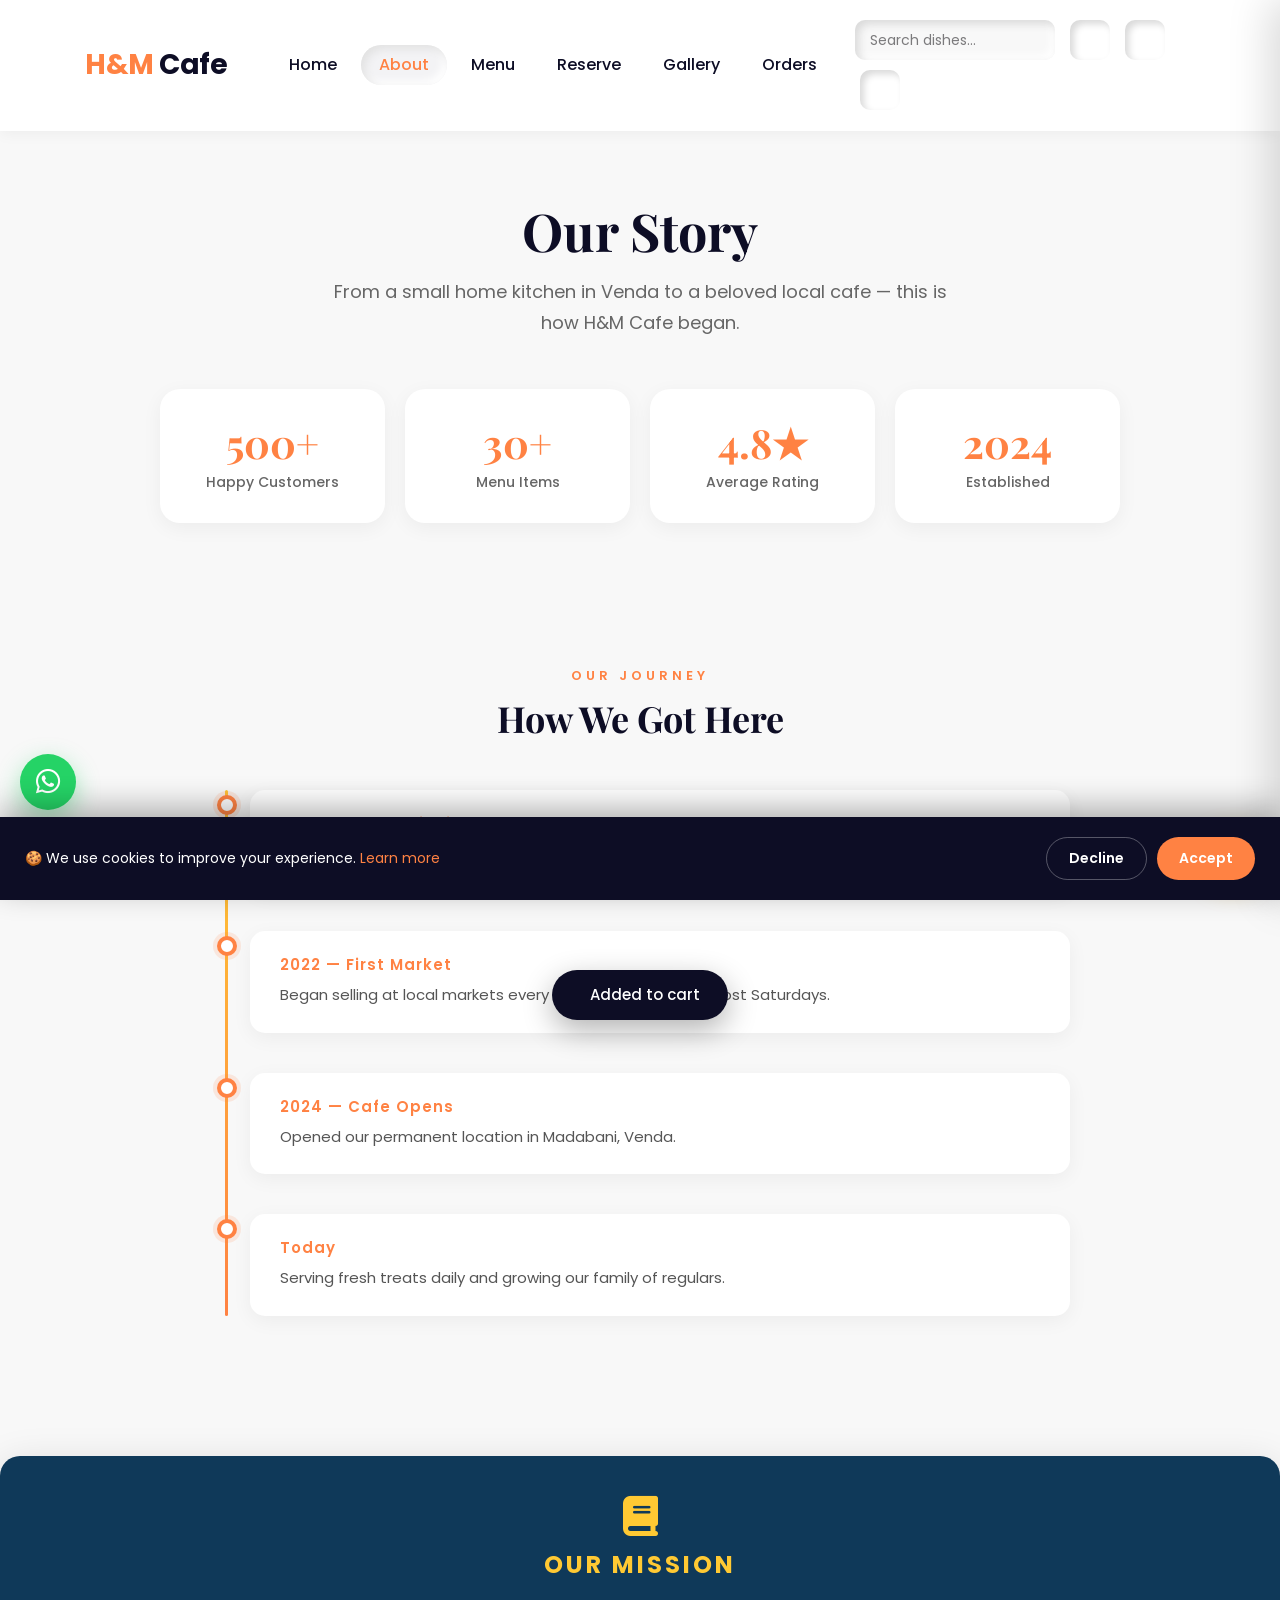
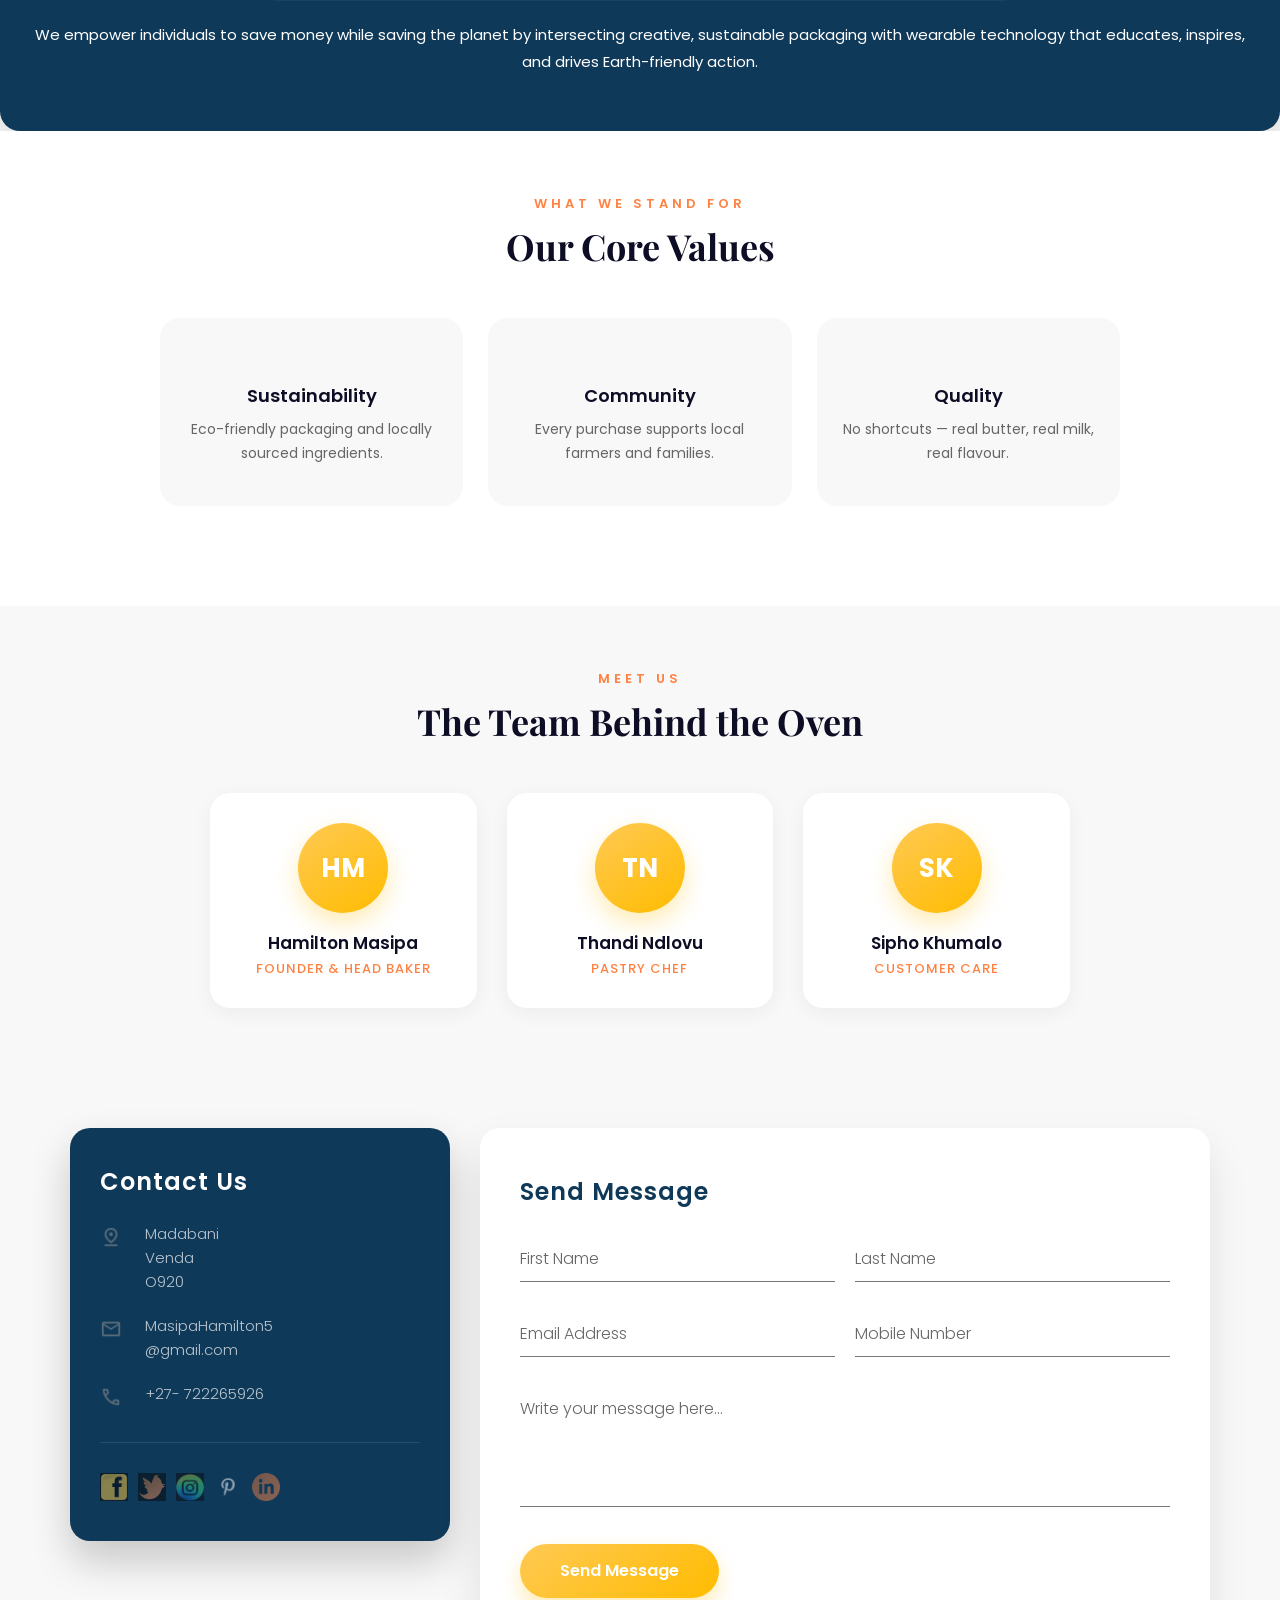
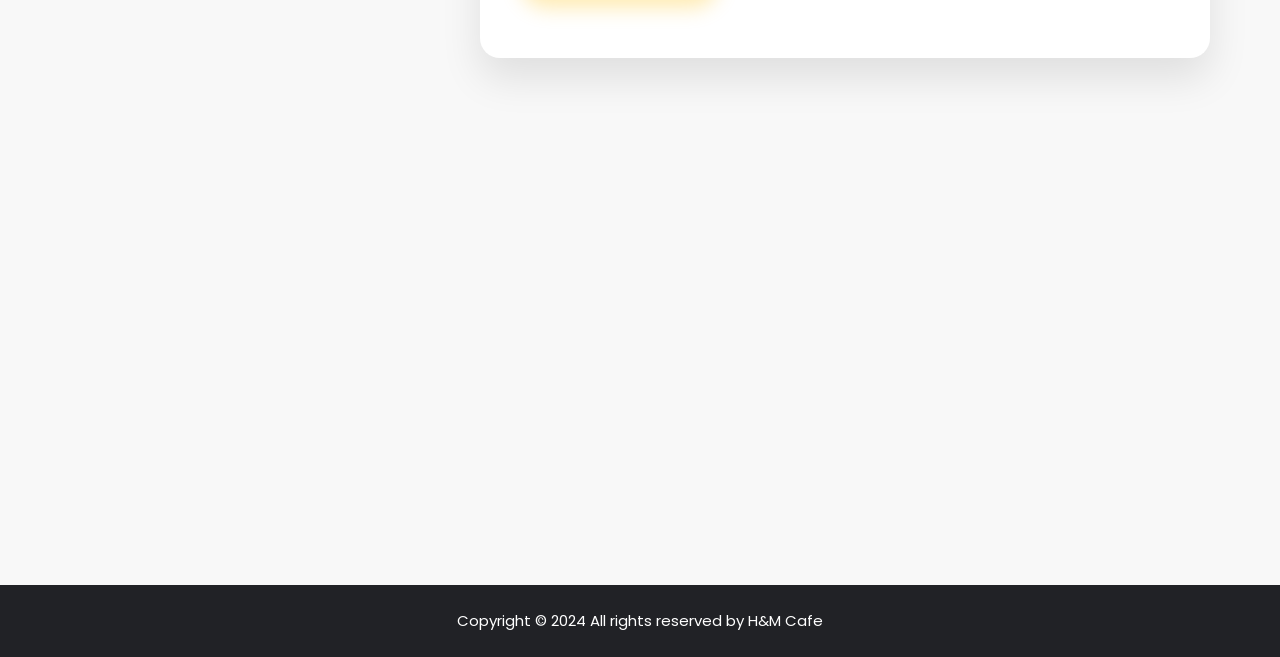
<file: AboutUs.html>
<!doctype html>
<html lang="en">
  <head>
    <meta charset="utf-8" />
    <meta name="viewport" content="width=device-width, initial-scale=1" />
    <title>About Us — H&M Cafe, Venda</title>
    <meta
      name="description"
      content="Learn about H&M Cafe — our story, mission, team and the values that guide everything we bake."
    />

    <link
      href="https://cdn.jsdelivr.net/npm/bootstrap@5.3.3/dist/css/bootstrap.min.css"
      rel="stylesheet"
    />
    <script src="https://cdn.jsdelivr.net/npm/bootstrap@5.3.3/dist/js/bootstrap.bundle.min.js"></script>
    <link rel="stylesheet" href="abt.css" />
    <link rel="stylesheet" href="swiper-bundle.min.css" />
    <link
      rel="stylesheet"
      href="https://unicons.iconscout.com/release/v4.0.0/css/line.css"
    />
    <link rel="stylesheet" href="jquery.fancybox.min.css" />
    <link rel="stylesheet" href="menucss.css" />
    <link rel="stylesheet" href="new1Style.css" />
    <link rel="stylesheet" href="cart.css" />
    <link
      rel="stylesheet"
      href="https://cdnjs.cloudflare.com/ajax/libs/font-awesome/6.4.0/css/all.min.css"
    />
    <link rel="stylesheet" href="css/features.css" />
    <link rel="manifest" href="manifest.json" />
  </head>
  <body class="about-page">
    <header class="site-header">
      <div class="container">
        <div class="row">
          <div class="col-lg-2">
            <div class="header-logo">
              <a href="index.html"
                ><h2><span>H&M</span> Cafe</h2></a
              >
            </div>
          </div>
          <div class="col-lg-10">
            <div class="main-navigation">
              <button class="menu-toggle"><span></span><span></span></button>
              <nav class="header-menu">
                <ul class="menu food-nav-menu">
                  <li><a href="index.html">Home</a></li>
                  <li><a href="AboutUs.html" class="active-menu">About</a></li>
                  <li><a href="Menu.html">Menu</a></li>
                  <li><a href="Reservations.html">Reserve</a></li>
                  <li><a href="Gallery.html">Gallery</a></li>
                  <li><a href="Orders.html">Orders</a></li>
                </ul>
              </nav>
              <div class="header-right">
                <form
                  action="Menu.html"
                  method="GET"
                  class="header-search-form for-des"
                >
                  <input
                    type="search"
                    name="q"
                    class="form-input"
                    placeholder="Search dishes..."
                  />
                  <button type="submit" aria-label="Search">
                    <i class="uil uil-search"></i>
                  </button>
                </form>
                <a
                  href="#"
                  class="header-btn header-cart"
                  id="cartBtn"
                  role="button"
                  aria-label="Open cart"
                >
                  <i class="uil uil-shopping-bag"></i>
                </a>
                <a href="Profile.html" class="header-btn"
                  ><i class="uil uil-user-md"></i
                ></a>
              </div>
            </div>
          </div>
        </div>
      </div>
    </header>

    <section class="about-section">
      <!-- ========== HERO INTRO ========== -->
      <div class="about-hero">
        <h1>Our Story</h1>
        <p>
          From a small home kitchen in Venda to a beloved local cafe — this is
          how H&M Cafe began.
        </p>
      </div>

      <!-- ========== STATS BAR ========== -->
      <div class="stats-bar">
        <div class="stat">
          <h3>500+</h3>
          <p>Happy Customers</p>
        </div>
        <div class="stat">
          <h3>30+</h3>
          <p>Menu Items</p>
        </div>
        <div class="stat">
          <h3>4.8★</h3>
          <p>Average Rating</p>
        </div>
        <div class="stat">
          <h3>2024</h3>
          <p>Established</p>
        </div>
      </div>

      <!-- ========== TIMELINE ========== -->
      <div class="timeline-section">
        <div class="section-title">
          <span>Our Journey</span>
          <h2>How We Got Here</h2>
        </div>
        <div class="timeline">
          <div class="t-item">
            <div class="t-dot"></div>
            <div class="t-content">
              <h4>2020 — The Beginning</h4>
              <p>
                Started baking koeke and beskuit from a home kitchen for friends
                and family.
              </p>
            </div>
          </div>
          <div class="t-item">
            <div class="t-dot"></div>
            <div class="t-content">
              <h4>2022 — First Market</h4>
              <p>
                Began selling at local markets every weekend — sold out most
                Saturdays.
              </p>
            </div>
          </div>
          <div class="t-item">
            <div class="t-dot"></div>
            <div class="t-content">
              <h4>2024 — Cafe Opens</h4>
              <p>Opened our permanent location in Madabani, Venda.</p>
            </div>
          </div>
          <div class="t-item">
            <div class="t-dot"></div>
            <div class="t-content">
              <h4>Today</h4>
              <p>
                Serving fresh treats daily and growing our family of regulars.
              </p>
            </div>
          </div>
        </div>
      </div>

      <!-- ========== MISSION ========== -->
      <div class="about-2">
        <i class="fa fa-book"></i>
        <h3>OUR MISSION</h3>
        <hr />
        <p>
          We empower individuals to save money while saving the planet by
          intersecting creative, sustainable packaging with wearable technology
          that educates, inspires, and drives Earth-friendly action.
        </p>
      </div>

      <!-- ========== VALUES ========== -->
      <div class="values-section">
        <div class="section-title">
          <span>What We Stand For</span>
          <h2>Our Core Values</h2>
        </div>
        <div class="values-grid">
          <div class="value-card">
            <i class="uil uil-leaf"></i>
            <h3>Sustainability</h3>
            <p>Eco-friendly packaging and locally sourced ingredients.</p>
          </div>
          <div class="value-card">
            <i class="uil uil-users-alt"></i>
            <h3>Community</h3>
            <p>Every purchase supports local farmers and families.</p>
          </div>
          <div class="value-card">
            <i class="uil uil-award"></i>
            <h3>Quality</h3>
            <p>No shortcuts — real butter, real milk, real flavour.</p>
          </div>
        </div>
      </div>

      <!-- ========== TEAM ========== -->
      <div class="team-section">
        <div class="section-title">
          <span>Meet Us</span>
          <h2>The Team Behind the Oven</h2>
        </div>
        <div class="team-grid">
          <div class="team-card">
            <div class="team-avatar">HM</div>
            <h4>Hamilton Masipa</h4>
            <p>Founder &amp; Head Baker</p>
          </div>
          <div class="team-card">
            <div class="team-avatar">TN</div>
            <h4>Thandi Ndlovu</h4>
            <p>Pastry Chef</p>
          </div>
          <div class="team-card">
            <div class="team-avatar">SK</div>
            <h4>Sipho Khumalo</h4>
            <p>Customer Care</p>
          </div>
        </div>
      </div>

      <!-- ========== CONTACT + FORM ========== -->
      <div class="containerer">
        <div class="contactinfo">
          <div>
            <h2>Contact Us</h2>
            <ul class="info">
              <li>
                <span
                  ><img src="AboutUsPics/location.png" alt="Location"
                /></span>
                <span>Madabani<br />Venda<br />O920</span>
              </li>
              <li>
                <span><img src="AboutUsPics/email.png" alt="Email" /></span>
                <span>MasipaHamilton5<br />@gmail.com</span>
              </li>
              <li>
                <span><img src="AboutUsPics/call.png" alt="Phone" /></span>
                <span>+27- 722265926</span>
              </li>
            </ul>
          </div>
          <ul class="sci">
            <li>
              <a href="#" aria-label="Facebook"
                ><img src="AboutUsPics/1.PNG" alt="Facebook"
              /></a>
            </li>
            <li>
              <a href="#" aria-label="Instagram"
                ><img src="AboutUsPics/2.png" alt="Instagram"
              /></a>
            </li>
            <li>
              <a href="#" aria-label="Twitter"
                ><img src="AboutUsPics/3.png" alt="Twitter"
              /></a>
            </li>
            <li>
              <a href="#" aria-label="YouTube"
                ><img src="AboutUsPics/4.png" alt="YouTube"
              /></a>
            </li>
            <li>
              <a href="#" aria-label="TikTok"
                ><img src="AboutUsPics/5.png" alt="TikTok"
              /></a>
            </li>
          </ul>
        </div>

        <div class="contactForm">
          <h2>Send Message</h2>
          <form
            class="formBox"
            action="https://formsubmit.co/MasipaHamilton5@gmail.com"
            method="POST"
          >
            <div class="inputBox w50">
              <input
                type="text"
                name="firstName"
                aria-label="First name"
                required
              />
              <span>First Name</span>
            </div>
            <div class="inputBox w50">
              <input
                type="text"
                name="lastName"
                aria-label="Last name"
                required
              />
              <span>Last Name</span>
            </div>
            <div class="inputBox w50">
              <input type="email" name="email" aria-label="Email" required />
              <span>Email Address</span>
            </div>
            <div class="inputBox w50">
              <input type="tel" name="phone" aria-label="Mobile" required />
              <span>Mobile Number</span>
            </div>
            <div class="inputBox w100">
              <textarea name="message" aria-label="Message" required></textarea>
              <span>Write your message here...</span>
            </div>
            <div class="inputBox w100">
              <input type="submit" value="Send Message" />
            </div>
          </form>
        </div>
      </div>

      <!-- ========== MAP ========== -->
      <div class="map-section">
        <iframe
          src="https://www.google.com/maps?q=Madabani,+Venda,+South+Africa&output=embed"
          width="100%"
          height="380"
          style="border: 0; border-radius: 20px"
          allowfullscreen
          loading="lazy"
          referrerpolicy="no-referrer-when-downgrade"
          title="H&M Cafe location"
        >
        </iframe>
      </div>

      <footer>
        <p>Copyright &copy; 2024 All rights reserved by H&M Cafe</p>
      </footer>
    </section>

    <script src="js/jquery-3.5.1.min.js"></script>
    <script src="js/bootstrap.min.js"></script>
    <script src="js/popper.min.js"></script>
    <script src="js/font-awesome.min.js"></script>
    <script src="js/swiper-bundle.min.js"></script>
    <script src="js/jquery.mixitup.min.js"></script>
    <script src="js/jquery.fancybox.min.js"></script>
    <script src="js/parallax.min.js"></script>
    <script src="js/gsap.min.js"></script>
    <script src="js/ScrollTrigger.min.js"></script>
    <script src="js/ScrollToPlugin.min.js"></script>
    <script src="main.js"></script>
    <script src="js/cart.js"></script>
    <script src="js/features.js"></script>
    <script src="js/orders.js"></script>
    <script src="js/modal.js"></script>
    <script src="js/pwa.js"></script>
  </body>
</html>
</file>
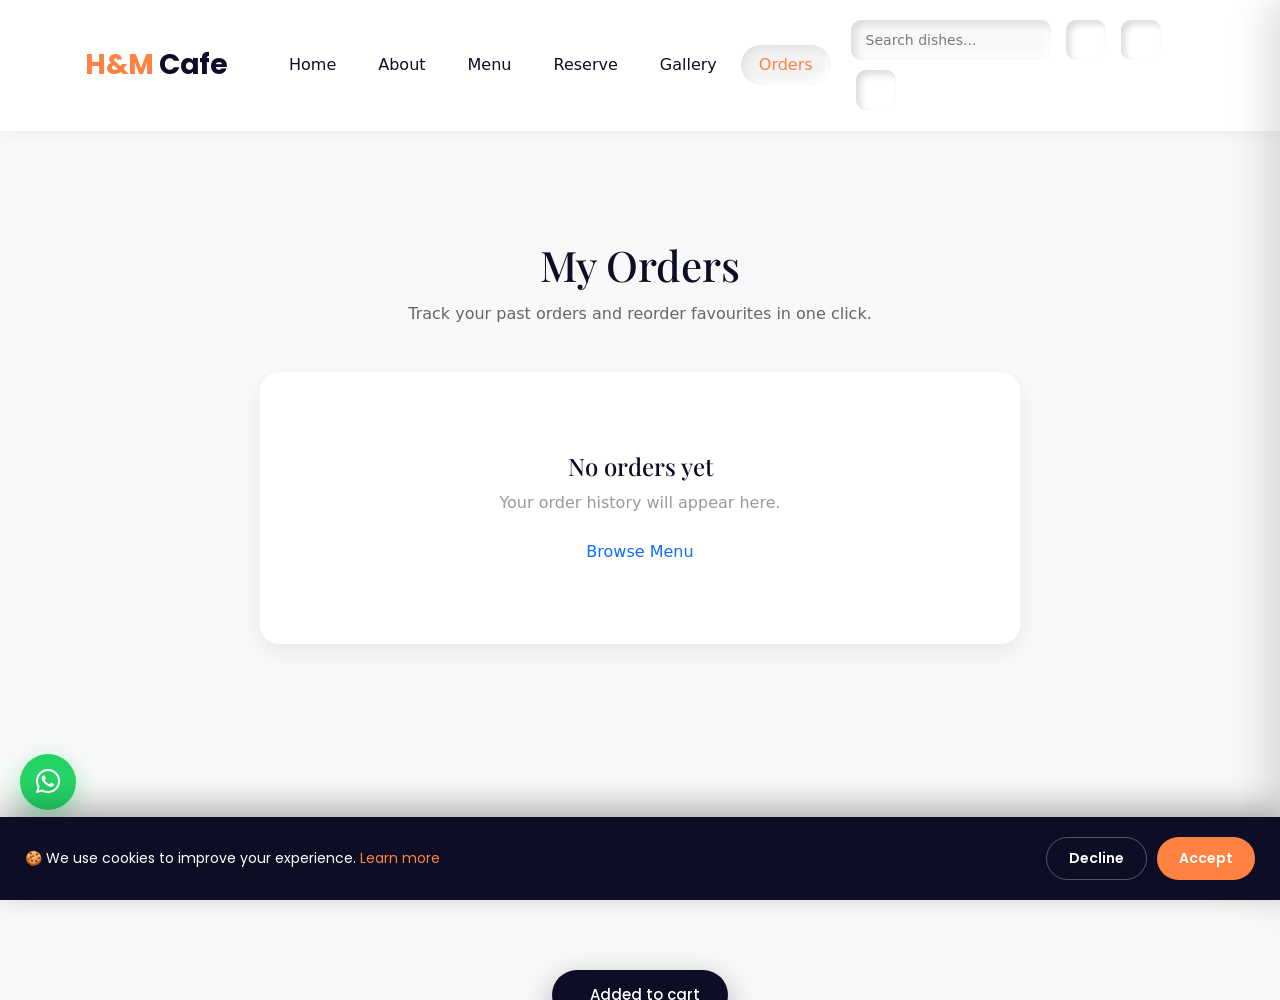
<file: Orders.html>
<!doctype html>
<html lang="en">
  <head>
    <meta charset="UTF-8" />
    <meta name="viewport" content="width=device-width, initial-scale=1.0" />
    <title>My Orders — H&M Cafe</title>
    <link
      href="https://cdn.jsdelivr.net/npm/bootstrap@5.3.3/dist/css/bootstrap.min.css"
      rel="stylesheet"
    />
    <script src="https://cdn.jsdelivr.net/npm/bootstrap@5.3.3/dist/js/bootstrap.bundle.min.js"></script>
    <link
      rel="stylesheet"
      href="https://unicons.iconscout.com/release/v4.0.0/css/line.css"
    />
    <link
      rel="stylesheet"
      href="https://cdnjs.cloudflare.com/ajax/libs/font-awesome/6.4.0/css/all.min.css"
    />
    <link rel="stylesheet" href="menucss.css" />
    <link rel="stylesheet" href="new1Style.css" />
    <link rel="stylesheet" href="cart.css" />
    <link rel="stylesheet" href="css/features.css" />
    <link rel="manifest" href="manifest.json" />
  </head>
  <body class="orders-page">
    <header class="site-header">
      <div class="container">
        <div class="row">
          <div class="col-lg-2">
            <div class="header-logo">
              <a href="index.html"
                ><h2><span>H&M</span> Cafe</h2></a
              >
            </div>
          </div>
          <div class="col-lg-10">
            <div class="main-navigation">
              <button class="menu-toggle"><span></span><span></span></button>
              <nav class="header-menu">
                <ul class="menu food-nav-menu">
                  <li><a href="index.html">Home</a></li>
                  <li><a href="AboutUs.html">About</a></li>
                  <li><a href="Menu.html">Menu</a></li>
                  <li><a href="Reservations.html">Reserve</a></li>
                  <li><a href="Gallery.html">Gallery</a></li>
                  <li><a href="Orders.html" class="active-menu">Orders</a></li>
                </ul>
              </nav>
              <div class="header-right">
                <form
                  action="Menu.html"
                  method="GET"
                  class="header-search-form for-des"
                >
                  <input
                    type="search"
                    name="q"
                    class="form-input"
                    placeholder="Search dishes..."
                  />
                  <button type="submit" aria-label="Search">
                    <i class="uil uil-search"></i>
                  </button>
                </form>
                <a
                  href="#"
                  class="header-btn header-cart"
                  id="cartBtn"
                  role="button"
                  aria-label="Cart"
                >
                  <i class="uil uil-shopping-bag"></i>
                </a>
                <a href="Profile.html" class="header-btn"
                  ><i class="uil uil-user-md"></i
                ></a>
              </div>
            </div>
          </div>
        </div>
      </div>
    </header>

    <section class="orders-page">
      <div class="orders-hero">
        <h1>My Orders</h1>
        <p>Track your past orders and reorder favourites in one click.</p>
      </div>
      <div class="orders-list" id="ordersList"></div>
    </section>

    <script src="js/jquery-3.5.1.min.js"></script>
    <script src="js/bootstrap.min.js"></script>
    <script src="js/popper.min.js"></script>
    <script src="js/font-awesome.min.js"></script>
    <script src="js/swiper-bundle.min.js"></script>
    <script src="js/jquery.mixitup.min.js"></script>
    <script src="js/jquery.fancybox.min.js"></script>
    <script src="js/parallax.min.js"></script>
    <script src="js/gsap.min.js"></script>
    <script src="js/ScrollTrigger.min.js"></script>
    <script src="js/ScrollToPlugin.min.js"></script>
    <script src="main.js"></script>
    <script src="js/cart.js"></script>
    <script src="js/features.js"></script>
    <script src="js/orders.js"></script>
    <script src="js/modal.js"></script>
    <script src="js/pwa.js"></script>
  </body>
</html>
</file>
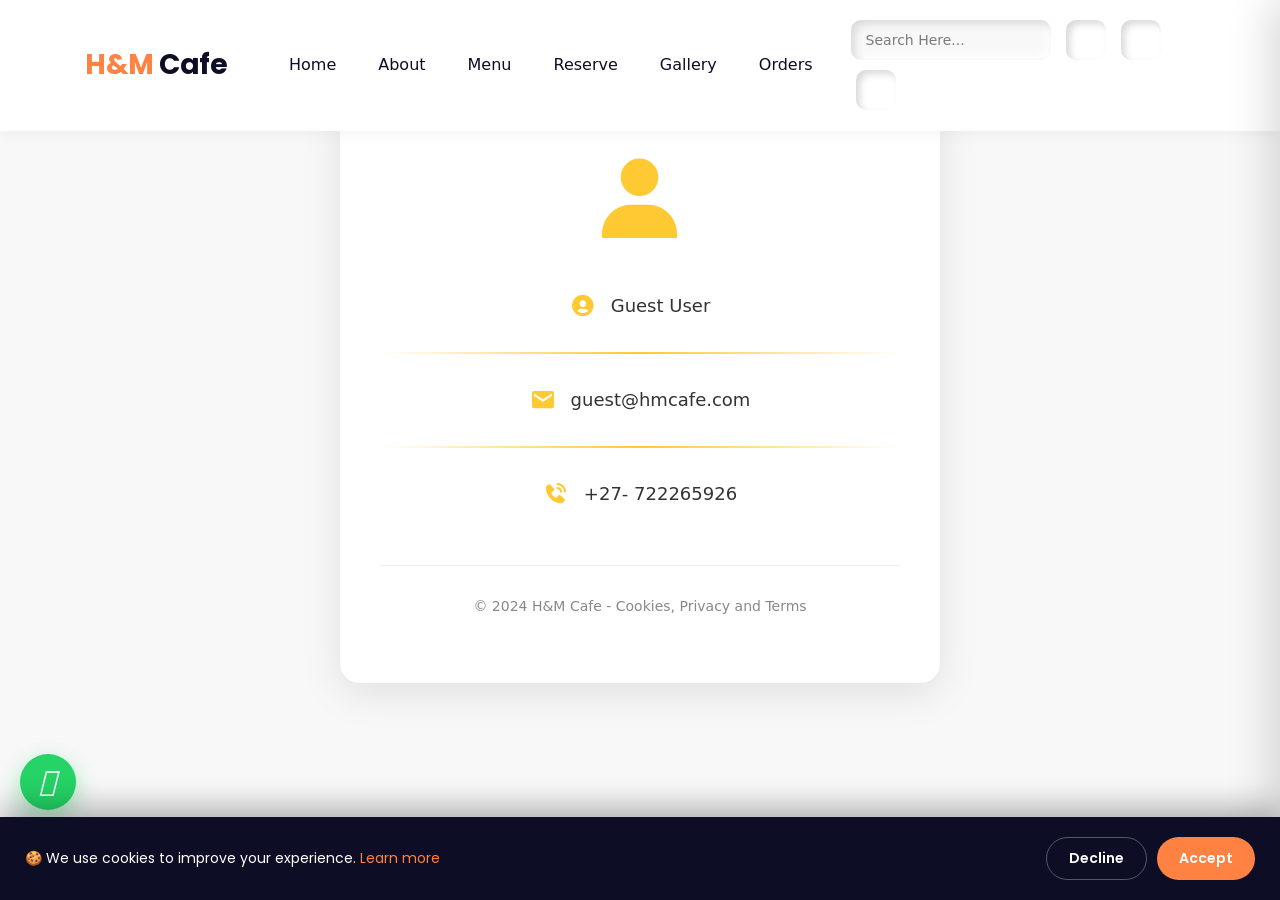
<file: Profile.html>
<!doctype html>
<html lang="en">
  <head>
    <meta charset="UTF-8" />
    <meta name="viewport" content="width=device-width, initial-scale=1.0" />
    <title>Profile - H&M Cafe</title>
    <link
      rel="stylesheet"
      href="https://cdnjs.cloudflare.com/ajax/libs/font-awesome/5.15.4/css/all.min.css"
    />
    <link
      href="https://unpkg.com/boxicons@2.1.4/css/boxicons.min.css"
      rel="stylesheet"
    />
    <link
      href="https://cdn.jsdelivr.net/npm/bootstrap@5.3.3/dist/css/bootstrap.min.css"
      rel="stylesheet"
    />
    <script src="https://cdn.jsdelivr.net/npm/bootstrap@5.3.3/dist/js/bootstrap.bundle.min.js"></script>
    <link rel="stylesheet" href="swiper-bundle.min.css" />
    <link rel="stylesheet" href="jquery.fancybox.min.css" />
    <link rel="stylesheet" href="menucss.css" />
    <link rel="stylesheet" href="new1Style.css" />
    <link rel="stylesheet" href="cart.css" />
    <link rel="stylesheet" href="css/features.css" />
    <link rel="manifest" href="manifest.json" />
    <link
      rel="stylesheet"
      href="https://unicons.iconscout.com/release/v4.0.0/css/line.css"
    />
    <link rel="stylesheet" href="css/features.css" />
    <link rel="manifest" href="manifest.json" />
    <style>
      body.profile-page {
        background: #f8f8f8;
        padding-top: 100px;
        min-height: 100vh;
      }

      .profile-container {
        max-width: 600px;
        margin: 0 auto 60px;
        background: white;
        padding: 50px 40px;
        border-radius: 20px;
        box-shadow: 0 10px 40px rgba(0, 0, 0, 0.1);
        text-align: center;
      }

      .profile-avatar {
        font-size: 100px;
        color: #ffc933;
        margin-bottom: 20px;
        display: inline-block;
      }

      .profile-field {
        display: flex;
        align-items: center;
        justify-content: center;
        gap: 15px;
        padding: 18px 15px;
        margin: 5px 0;
        flex-wrap: wrap;
      }

      .profile-field i {
        font-size: 26px;
        color: #ffc933;
      }

      .profile-field h3 {
        font-size: 18px;
        color: #333;
        margin: 0;
        font-weight: 500;
        word-break: break-word;
      }

      .profile-line {
        height: 2px;
        background: linear-gradient(90deg, transparent, #ffc933, transparent);
        margin: 15px 0;
        width: 100%;
      }

      .profile-footer {
        margin-top: 40px;
        padding-top: 30px;
        border-top: 1px solid #eee;
        color: #888;
        font-size: 14px;
      }

      @media (max-width: 600px) {
        body.profile-page {
          padding-top: 90px;
        }
        .profile-container {
          margin: 0 15px 40px;
          padding: 35px 20px;
        }
        .profile-avatar {
          font-size: 80px;
        }
        .profile-field h3 {
          font-size: 16px;
        }
      }
    </style>
  </head>
  <body class="profile-page">
    <header class="site-header">
      <div class="container">
        <div class="row">
          <div class="col-lg-2">
            <div class="header-logo">
              <a href="index.html">
                <h2><span>H&M</span> Cafe</h2>
              </a>
            </div>
          </div>
          <div class="col-lg-10">
            <div class="main-navigation">
              <button class="menu-toggle"><span></span><span></span></button>
              <nav class="header-menu">
                <ul class="menu food-nav-menu">
                  <li><a href="index.html">Home</a></li>
                  <li><a href="AboutUs.html">About</a></li>
                  <li><a href="Menu.html">Menu</a></li>
                  <li><a href="Reservations.html">Reserve</a></li>
                  <li><a href="Gallery.html">Gallery</a></li>
                  <li><a href="Orders.html">Orders</a></li>
                </ul>
              </nav>
              <div class="header-right">
                <form action="#" class="header-search-form for-des">
                  <input
                    type="search"
                    class="form-input"
                    placeholder="Search Here..."
                  />
                  <button type="submit">
                    <i class="uil uil-search"></i>
                  </button>
                </form>
                <a
                  href="#"
                  class="header-btn header-cart"
                  id="cartBtn"
                  role="button"
                  aria-label="Open cart"
                >
                  <i class="uil uil-shopping-bag"></i>
                </a>
                <a href="Profile.html" class="header-btn">
                  <i class="uil uil-user-md"></i>
                </a>
              </div>
            </div>
          </div>
        </div>
      </div>
    </header>

    <div class="profile-container">
      <i class="bx bxs-user profile-avatar"></i>

      <div class="profile-field">
        <i class="bx bxs-user-circle"></i>
        <h3 id="username">Guest User</h3>
      </div>

      <div class="profile-line"></div>

      <div class="profile-field">
        <i class="bx bxs-envelope"></i>
        <h3 id="email">guest@hmcafe.com</h3>
      </div>

      <div class="profile-line"></div>

      <div class="profile-field">
        <i class="bx bxs-phone-call"></i>
        <h3 id="phone">+27- 722265926</h3>
      </div>

      <div class="profile-footer">
        <p>&copy; 2024 H&M Cafe - Cookies, Privacy and Terms</p>
      </div>
    </div>

    <script src="js/jquery-3.5.1.min.js"></script>
    <script src="js/bootstrap.min.js"></script>
    <script src="js/popper.min.js"></script>
    <script src="js/font-awesome.min.js"></script>
    <script src="js/swiper-bundle.min.js"></script>
    <script src="js/jquery.mixitup.min.js"></script>
    <script src="js/jquery.fancybox.min.js"></script>
    <script src="js/parallax.min.js"></script>
    <script src="js/gsap.min.js"></script>
    <script src="js/ScrollTrigger.min.js"></script>
    <script src="js/ScrollToPlugin.min.js"></script>
    <script src="main.js"></script>
    <script src="js/cart.js"></script>
    <script src="js/features.js"></script>
    <script src="js/orders.js"></script>
    <script src="js/modal.js"></script>
    <script src="js/pwa.js"></script>
  </body>
</html>
</file>
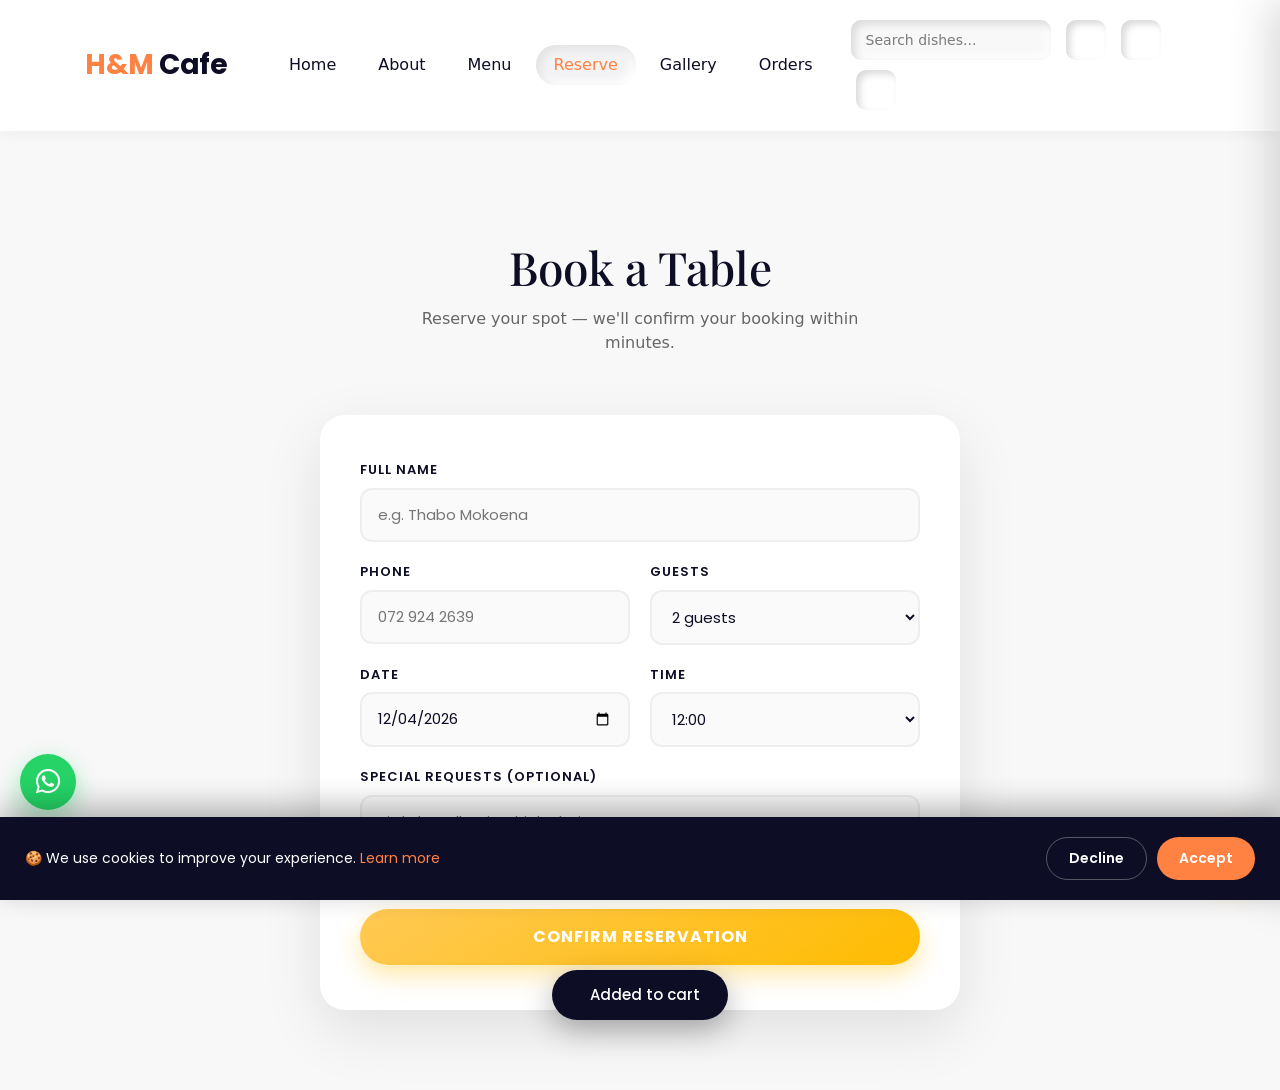
<file: Reservations.html>
<!doctype html>
<html lang="en">
  <head>
    <meta charset="UTF-8" />
    <meta name="viewport" content="width=device-width, initial-scale=1.0" />
    <title>Book a Table — H&M Cafe</title>
    <link
      href="https://cdn.jsdelivr.net/npm/bootstrap@5.3.3/dist/css/bootstrap.min.css"
      rel="stylesheet"
    />
    <script src="https://cdn.jsdelivr.net/npm/bootstrap@5.3.3/dist/js/bootstrap.bundle.min.js"></script>
    <link
      rel="stylesheet"
      href="https://unicons.iconscout.com/release/v4.0.0/css/line.css"
    />
    <link
      rel="stylesheet"
      href="https://cdnjs.cloudflare.com/ajax/libs/font-awesome/6.4.0/css/all.min.css"
    />
    <link rel="stylesheet" href="menucss.css" />
    <link rel="stylesheet" href="new1Style.css" />
    <link rel="stylesheet" href="cart.css" />
    <link rel="stylesheet" href="css/features.css" />
    <link rel="manifest" href="manifest.json" />
  </head>
  <body class="reserve-page">
    <header class="site-header">
      <div class="container">
        <div class="row">
          <div class="col-lg-2">
            <div class="header-logo">
              <a href="index.html"
                ><h2><span>H&M</span> Cafe</h2></a
              >
            </div>
          </div>
          <div class="col-lg-10">
            <div class="main-navigation">
              <button class="menu-toggle"><span></span><span></span></button>
              <nav class="header-menu">
                <ul class="menu food-nav-menu">
                  <li><a href="index.html">Home</a></li>
                  <li><a href="AboutUs.html">About</a></li>
                  <li><a href="Menu.html">Menu</a></li>
                  <li>
                    <a href="Reservations.html" class="active-menu">Reserve</a>
                  </li>
                  <li><a href="Gallery.html">Gallery</a></li>
                  <li><a href="Orders.html">Orders</a></li>
                </ul>
              </nav>
              <div class="header-right">
                <form
                  action="Menu.html"
                  method="GET"
                  class="header-search-form for-des"
                >
                  <input
                    type="search"
                    name="q"
                    class="form-input"
                    placeholder="Search dishes..."
                  />
                  <button type="submit" aria-label="Search">
                    <i class="uil uil-search"></i>
                  </button>
                </form>
                <a
                  href="#"
                  class="header-btn header-cart"
                  id="cartBtn"
                  role="button"
                  aria-label="Cart"
                >
                  <i class="uil uil-shopping-bag"></i>
                </a>
                <a href="Profile.html" class="header-btn"
                  ><i class="uil uil-user-md"></i
                ></a>
              </div>
            </div>
          </div>
        </div>
      </div>
    </header>

    <section class="reserve-page">
      <div class="reserve-hero">
        <h1>Book a Table</h1>
        <p>Reserve your spot — we'll confirm your booking within minutes.</p>
      </div>

      <div class="reserve-card">
        <form id="reserveForm" class="reserve-form">
          <div class="full">
            <label>Full Name</label>
            <input
              type="text"
              name="name"
              required
              placeholder="e.g. Thabo Mokoena"
            />
          </div>
          <div>
            <label>Phone</label>
            <input
              type="tel"
              name="phone"
              required
              placeholder="072 924 2639"
            />
          </div>
          <div>
            <label>Guests</label>
            <select name="guests" required>
              <option value="1">1 guest</option>
              <option value="2" selected>2 guests</option>
              <option value="3">3 guests</option>
              <option value="4">4 guests</option>
              <option value="5">5 guests</option>
              <option value="6">6 guests</option>
              <option value="8">8 guests</option>
              <option value="10">10+ guests</option>
            </select>
          </div>
          <div>
            <label>Date</label>
            <input type="date" name="date" required />
          </div>
          <div>
            <label>Time</label>
            <select name="time" required>
              <option value="09:00">09:00</option>
              <option value="10:00">10:00</option>
              <option value="11:00">11:00</option>
              <option value="12:00" selected>12:00</option>
              <option value="13:00">13:00</option>
              <option value="14:00">14:00</option>
              <option value="15:00">15:00</option>
              <option value="16:00">16:00</option>
              <option value="17:00">17:00</option>
              <option value="18:00">18:00</option>
              <option value="19:00">19:00</option>
            </select>
          </div>
          <div class="full">
            <label>Special Requests (optional)</label>
            <textarea
              name="notes"
              placeholder="Birthday, allergies, high chair, etc."
            ></textarea>
          </div>
          <button type="submit" class="reserve-submit">
            Confirm Reservation
          </button>
        </form>

        <div id="reserveConfirm" class="reserve-confirm">
          <i class="uil uil-check-circle"></i>
          <h3>Reservation Confirmed!</h3>
          <p>
            <strong>Reference:</strong> <span class="rc-id"></span><br />
            <strong>Date:</strong> <span class="rc-date"></span><br />
            <strong>Time:</strong> <span class="rc-time"></span><br />
            <strong>Guests:</strong> <span class="rc-guests"></span>
          </p>
          <p>We've saved your booking. See you soon!</p>
          <a
            href="index.html"
            style="
              display: inline-block;
              padding: 12px 28px;
              background: linear-gradient(145deg, #ffc954, #ffbc00);
              color: #fff;
              border-radius: 30px;
              text-decoration: none;
              font-weight: 700;
              margin-top: 10px;
            "
          >
            Back to Home
          </a>
        </div>
      </div>
    </section>

    <script src="js/jquery-3.5.1.min.js"></script>
    <script src="js/bootstrap.min.js"></script>
    <script src="js/popper.min.js"></script>
    <script src="js/font-awesome.min.js"></script>
    <script src="js/swiper-bundle.min.js"></script>
    <script src="js/jquery.mixitup.min.js"></script>
    <script src="js/jquery.fancybox.min.js"></script>
    <script src="js/parallax.min.js"></script>
    <script src="js/gsap.min.js"></script>
    <script src="js/ScrollTrigger.min.js"></script>
    <script src="js/ScrollToPlugin.min.js"></script>
    <script src="main.js"></script>
    <script src="js/cart.js"></script>
    <script src="js/features.js"></script>
    <script src="js/reservations.js"></script>
    <script src="js/orders.js"></script>
    <script src="js/modal.js"></script>
    <script src="js/pwa.js"></script>
  </body>
</html>
</file>
<file: abt.css>
@import url("https://fonts.googleapis.com/css2?family=Poppins:wght@200;300;400;500;600;700;800;900&display=swap");

/* ===== BASE RESET ===== */
* {
  margin: 0;
  padding: 0;
  box-sizing: border-box;
  font-family: "Poppins", sans-serif;
}

html {
  scroll-behavior: smooth;
}

body.about-page {
  padding-top: 100px;
  min-height: 100vh;
  background: #f8f8f8;
  overflow-x: hidden;
}

img {
  max-width: 100%;
  display: block;
}

/* ===== ABOUT SECTION ===== */
.about-section {
  padding: 60px 0 0;
  min-height: calc(100vh - 100px);
}

.about-section .containerer {
  display: flex;
  flex-wrap: wrap;
  gap: 30px;
  max-width: 1200px;
  margin: 0 auto;
  padding: 20px 30px;
  align-items: flex-start;
}

.about-1 {
  flex: 1 1 400px;
  min-width: 300px;
  padding: 20px 10px;
}

.about-1 h1 {
  text-align: center;
  color: #0d0d25;
  font-weight: 700;
  font-size: 2.5rem;
  margin-bottom: 20px;
  letter-spacing: 2px;
}

.about-1 > p {
  text-align: center;
  color: #555;
  line-height: 1.8;
  margin-bottom: 30px;
  font-size: 16px;
}

.about-2 {
  background: #0f3959;
  padding: 40px 30px;
  border-radius: 20px;
  box-shadow: 0 10px 40px rgba(0, 0, 0, 0.15);
  text-align: center;
  transition: transform 0.3s ease;
}

.about-2:hover {
  transform: translateY(-5px);
}

.about-2 i {
  color: #ffc933;
  font-size: 40px;
  margin-bottom: 15px;
  display: inline-block;
}

.about-2 h3 {
  color: #ffc933;
  font-weight: 700;
  margin-bottom: 15px;
  font-size: 1.5rem;
  letter-spacing: 3px;
}

.about-2 hr {
  border: none;
  border-top: 1px solid rgba(255, 255, 255, 0.2);
  margin: 20px auto;
  width: 60%;
}

.about-2 p {
  text-align: center;
  color: #fff;
  line-height: 1.8;
  font-size: 15px;
}

/* ===== CONTACT INFO CARD ===== */
.contactinfo {
  background: #0f3959;
  border-radius: 20px;
  padding: 40px 30px;
  min-width: 300px;
  flex: 1 1 320px;
  max-width: 380px;
  box-shadow: 0 20px 40px rgba(0, 0, 0, 0.2);
  align-self: flex-start;
}

.contactinfo h2 {
  color: #fff;
  font-size: 1.5rem;
  font-weight: 600;
  margin-bottom: 25px;
  letter-spacing: 1px;
}

.contactinfo .info {
  list-style: none;
  padding: 0;
}

.contactinfo .info li {
  display: flex;
  align-items: flex-start;
  margin: 20px 0;
  cursor: pointer;
}

.contactinfo .info li span:first-child {
  width: 30px;
  min-height: 30px;
  flex-shrink: 0;
  display: flex;
  align-items: center;
}

.contactinfo .info li span:first-child img {
  max-width: 22px;
  width: 100%;
  filter: invert(1);
  opacity: 0.5;
  transition: 0.3s;
}

.contactinfo .info li span:last-child {
  color: #fff;
  margin-left: 15px;
  font-weight: 300;
  opacity: 0.7;
  transition: 0.3s;
  line-height: 1.6;
  font-size: 15px;
}

.contactinfo .info li:hover span:first-child img,
.contactinfo .info li:hover span:last-child {
  opacity: 1;
}

.contactinfo .sci {
  display: flex;
  margin-top: 30px;
  padding-top: 30px;
  border-top: 1px solid rgba(255, 255, 255, 0.1);
  flex-wrap: wrap;
  gap: 10px;
}

.contactinfo .sci li {
  list-style: none;
}

.contactinfo .sci li a img {
  width: 28px;
  height: 28px;
  filter: invert(1);
  opacity: 0.5;
  transition: 0.3s;
}

.contactinfo .sci li:hover a img {
  opacity: 1;
  transform: scale(1.15);
}

/* ===== CONTACT FORM ===== */
.contactForm {
  background: #fff;
  border-radius: 20px;
  padding: 50px 40px;
  flex: 1 1 400px;
  min-width: 300px;
  box-shadow: 0 20px 40px rgba(0, 0, 0, 0.1);
  align-self: flex-start;
}

.contactForm h2 {
  color: #0f3959;
  font-size: 1.5rem;
  font-weight: 600;
  margin-bottom: 30px;
  letter-spacing: 1px;
}

.contactForm .formBox {
  display: flex;
  flex-wrap: wrap;
  justify-content: space-between;
  gap: 20px;
}

.contactForm .inputBox {
  position: relative;
  margin-bottom: 10px;
}

.contactForm .inputBox.w50 {
  width: calc(50% - 10px);
}

.contactForm .inputBox.w100 {
  width: 100%;
}

.contactForm .inputBox input,
.contactForm .inputBox textarea {
  width: 100%;
  padding: 10px 0;
  resize: none;
  font-size: 16px;
  font-weight: 300;
  color: #333;
  border: none;
  border-bottom: 1px solid #777;
  outline: none;
  background: transparent;
  transition: 0.3s;
  font-family: "Poppins", sans-serif;
}

.contactForm .inputBox input:focus,
.contactForm .inputBox textarea:focus {
  border-bottom-color: #ffc933;
}

.contactForm .inputBox textarea {
  min-height: 120px;
}

.contactForm .inputBox span {
  position: absolute;
  left: 0;
  padding: 10px 0;
  font-size: 16px;
  font-weight: 300;
  color: #666;
  transition: 0.3s;
  pointer-events: none;
}

.contactForm .inputBox input:focus ~ span,
.contactForm .inputBox textarea:focus ~ span,
.contactForm .inputBox input:valid ~ span,
.contactForm .inputBox textarea:valid ~ span {
  transform: translateY(-25px);
  font-size: 12px;
  font-weight: 500;
  letter-spacing: 1px;
  color: #ffc933;
}

.contactForm .inputBox input[type="submit"] {
  cursor: pointer;
  background: linear-gradient(145deg, #ffc954, #ffbc00);
  color: #fff;
  border: none;
  border-radius: 30px;
  padding: 15px 40px;
  font-size: 16px;
  font-weight: 600;
  transition: 0.3s;
  box-shadow: 0 10px 20px rgba(255, 188, 0, 0.3);
  width: auto;
  display: inline-block;
}

.contactForm .inputBox input[type="submit"]:hover {
  background: linear-gradient(145deg, #e3a92b, #ffc933);
  transform: translateY(-2px);
  box-shadow: 0 15px 25px rgba(255, 188, 0, 0.4);
}

/* ===== FOOTER ===== */
footer {
  background: #212226;
  padding: 25px;
  text-align: center;
  margin-top: 60px;
  width: 100%;
}

footer p {
  color: #fff;
  margin: 0;
  font-size: 15px;
}

/* ===== RESPONSIVE ===== */
@media (max-width: 1100px) {
  .about-section .containerer {
    flex-direction: column;
  }

  .contactinfo {
    max-width: 100%;
    width: 100%;
  }

  .contactForm {
    width: 100%;
  }
}

@media (max-width: 768px) {
  body.about-page {
    padding-top: 90px;
  }

  .about-1 h1 {
    font-size: 2rem;
  }

  .about-section .containerer {
    padding: 20px 15px;
    gap: 20px;
  }

  .contactForm {
    padding: 35px 25px;
  }

  .contactinfo {
    padding: 35px 25px;
  }
}

@media (max-width: 600px) {
  .contactForm .inputBox.w50 {
    width: 100%;
  }

  .about-1 h1 {
    font-size: 1.8rem;
  }

  .contactForm {
    padding: 30px 20px;
  }

  .contactinfo {
    padding: 30px 20px;
  }

  .about-2 {
    padding: 30px 20px;
  }

  footer p {
    font-size: 13px;
  }
}
/* ============================================
   ABOUT — BREADCRUMB
   ============================================ */
.breadcrumb-bar {
  max-width: 1200px;
  margin: 0 auto;
  padding: 20px 30px 0;
  font-size: 14px;
  color: #999;
  font-family: "Poppins", sans-serif;
}

.breadcrumb-bar a {
  color: #666;
  text-decoration: none;
  transition: 0.2s;
}

.breadcrumb-bar a:hover {
  color: #ff8243;
}

.breadcrumb-bar span {
  margin: 0 8px;
}

.breadcrumb-bar strong {
  color: #0d0d25;
}

/* ============================================
   ABOUT — HERO
   ============================================ */
.about-hero {
  text-align: center;
  max-width: 800px;
  margin: 40px auto 50px;
  padding: 0 20px;
}

.about-hero h1 {
  font-family: "Playfair Display", serif;
  font-size: 52px;
  color: #0d0d25;
  font-weight: 700;
  margin-bottom: 15px;
}

.about-hero p {
  font-size: 18px;
  color: #666;
  line-height: 1.7;
  max-width: 650px;
  margin: 0 auto;
}

/* ============================================
   ABOUT — STATS BAR
   ============================================ */
.stats-bar {
  display: grid;
  grid-template-columns: repeat(auto-fit, minmax(150px, 1fr));
  gap: 20px;
  max-width: 1000px;
  margin: 0 auto 80px;
  padding: 0 20px;
}

.stat {
  background: #fff;
  padding: 30px 20px;
  border-radius: 20px;
  text-align: center;
  box-shadow: 0 5px 20px rgba(0, 0, 0, 0.05);
  transition: 0.3s;
}

.stat:hover {
  transform: translateY(-5px);
  box-shadow: 0 15px 40px rgba(0, 0, 0, 0.1);
}

.stat h3 {
  font-family: "Playfair Display", serif;
  font-size: 40px;
  color: #ff8243;
  font-weight: 700;
  margin-bottom: 5px;
}

.stat p {
  font-size: 14px;
  color: #666;
  margin: 0;
  font-weight: 500;
}

/* ============================================
   ABOUT — SECTION TITLE
   ============================================ */
.about-section .section-title {
  text-align: center;
  margin-bottom: 50px;
  padding: 0 20px;
}

.about-section .section-title span {
  color: #ff8243;
  font-size: 13px;
  font-weight: 600;
  letter-spacing: 4px;
  text-transform: uppercase;
  font-family: "Poppins", sans-serif;
}

.about-section .section-title h2 {
  font-family: "Playfair Display", serif;
  font-size: 36px;
  font-weight: 700;
  color: #0d0d25;
  margin-top: 10px;
}

/* ============================================
   ABOUT — TIMELINE
   ============================================ */
.timeline-section {
  padding: 60px 20px 100px;
  max-width: 900px;
  margin: 0 auto;
}

.timeline {
  position: relative;
  padding-left: 40px;
}

.timeline::before {
  content: "";
  position: absolute;
  left: 15px;
  top: 0;
  bottom: 0;
  width: 3px;
  background: linear-gradient(to bottom, #ffc933, #ff8243);
  border-radius: 3px;
}

.t-item {
  position: relative;
  margin-bottom: 40px;
}

.t-dot {
  position: absolute;
  left: -33px;
  top: 5px;
  width: 20px;
  height: 20px;
  border-radius: 50%;
  background: #fff;
  border: 4px solid #ff8243;
  box-shadow: 0 0 0 4px rgba(255, 130, 67, 0.15);
}

.t-content {
  background: #fff;
  padding: 25px 30px;
  border-radius: 15px;
  box-shadow: 0 5px 20px rgba(0, 0, 0, 0.05);
  transition: 0.3s;
}

.t-content:hover {
  transform: translateX(5px);
  box-shadow: 0 15px 40px rgba(0, 0, 0, 0.1);
}

.t-content h4 {
  font-family: "Poppins", sans-serif;
  color: #ff8243;
  font-size: 15px;
  font-weight: 600;
  margin-bottom: 8px;
  letter-spacing: 1px;
}

.t-content p {
  color: #555;
  font-size: 15px;
  line-height: 1.7;
  margin: 0;
}

/* ============================================
   ABOUT — VALUES
   ============================================ */
.values-section {
  padding: 60px 20px 100px;
  background: #fff;
  margin-bottom: 0;
}

.values-grid {
  display: grid;
  grid-template-columns: repeat(auto-fit, minmax(240px, 1fr));
  gap: 25px;
  max-width: 1000px;
  margin: 0 auto;
  padding: 0 20px;
}

.value-card {
  text-align: center;
  padding: 40px 25px;
  border-radius: 20px;
  background: #f8f8f8;
  transition: 0.3s;
}

.value-card:hover {
  background: #fff;
  box-shadow: 0 15px 40px rgba(0, 0, 0, 0.1);
  transform: translateY(-5px);
}

.value-card i {
  font-size: 44px;
  color: #ff8243;
  margin-bottom: 20px;
  display: inline-block;
}

.value-card h3 {
  font-family: "Poppins", sans-serif;
  font-size: 18px;
  font-weight: 600;
  color: #0d0d25;
  margin-bottom: 12px;
}

.value-card p {
  color: #666;
  font-size: 14px;
  line-height: 1.7;
  margin: 0;
}

/* ============================================
   ABOUT — TEAM
   ============================================ */
.team-section {
  padding: 60px 20px 100px;
}

.team-grid {
  display: grid;
  grid-template-columns: repeat(auto-fit, minmax(200px, 1fr));
  gap: 30px;
  max-width: 900px;
  margin: 0 auto;
  padding: 0 20px;
}

.team-card {
  text-align: center;
  padding: 30px 20px;
  background: #fff;
  border-radius: 20px;
  box-shadow: 0 5px 20px rgba(0, 0, 0, 0.05);
  transition: 0.3s;
}

.team-card:hover {
  transform: translateY(-5px);
  box-shadow: 0 15px 40px rgba(0, 0, 0, 0.1);
}

.team-avatar {
  width: 90px;
  height: 90px;
  margin: 0 auto 20px;
  border-radius: 50%;
  background: linear-gradient(145deg, #ffc954, #ffbc00);
  color: #fff;
  font-family: "Poppins", sans-serif;
  font-size: 26px;
  font-weight: 700;
  display: flex;
  align-items: center;
  justify-content: center;
  box-shadow: 0 10px 25px rgba(255, 188, 0, 0.3);
}

.team-card h4 {
  font-family: "Poppins", sans-serif;
  font-size: 17px;
  font-weight: 600;
  color: #0d0d25;
  margin-bottom: 5px;
}

.team-card p {
  color: #ff8243;
  font-size: 13px;
  margin: 0;
  font-weight: 500;
  letter-spacing: 1px;
  text-transform: uppercase;
}

/* ============================================
   ABOUT — MAP
   ============================================ */
.map-section {
  max-width: 1100px;
  margin: 60px auto;
  padding: 0 20px;
  border-radius: 20px;
  overflow: hidden;
}

/* ============================================
   ABOUT — RESPONSIVE
   ============================================ */
@media (max-width: 768px) {
  .about-hero h1 {
    font-size: 34px;
  }
  .about-hero p {
    font-size: 16px;
  }
  .about-section .section-title h2 {
    font-size: 26px;
  }
  .stat h3 {
    font-size: 30px;
  }
  .timeline {
    padding-left: 30px;
  }
  .timeline::before {
    left: 10px;
  }
  .t-dot {
    left: -28px;
  }
  .map-section {
    margin: 40px 15px;
  }
}
</file>
<file: menucss.css>
@import url("https://fonts.googleapis.com/css2?family=Playfair+Display:ital,wght@0,400;0,500;0,600;0,700;0,800;0,900;1,400;1,500;1,600;1,700;1,800;1,900&family=Poppins:ital,wght@0,100;0,200;0,300;0,400;0,500;0,600;0,700;0,800;1,100;1,200;1,300;1,400;1,500;1,600;1,700&display=swap");

/* ===== BASE ===== */
body {
  background-size: cover;
  background-position: center;
  background-repeat: no-repeat;
  height: 100%;
  margin: 0;
  padding-top: 80px;
}

body,
html {
  overflow-x: hidden;
}

img {
  max-width: 100%;
}

/* ===== SITE HEADER ===== */
.site-header {
  position: fixed;
  padding: 20px 0;
  display: flex;
  align-items: center;
  top: 0;
  left: 0;
  width: 100%;
  z-index: 999;
  transition: 0.5s;
  border-bottom: 1px solid transparent;
  background: rgb(255 255 255 / 95%);
  box-shadow: 0 2px 15px rgba(0, 0, 0, 0.05);
}

.site-header.sticky_head {
  background: rgb(255 255 255 / 98%);
  padding: 15px 0;
  border-color: #f2f2f2;
  backdrop-filter: blur(20px);
  box-shadow: 0 2px 20px rgba(0, 0, 0, 0.08);
}

.header-logo h2 {
  font-size: 28px;
  font-weight: 700;
  color: #0d0d25;
  margin: 0;
  white-space: nowrap;
}

/* ===== MAIN NAVIGATION ===== */
.main-navigation {
  display: flex;
  width: 100%;
  height: 100%;
  justify-content: flex-end;
  align-items: center;
}

.main-navigation .menu {
  display: flex;
  align-items: center;
  margin: 0;
  padding: 0;
  list-style: none;
}

.main-navigation .menu li {
  display: inline-block;
  position: relative;
  margin: 0 6px;
  list-style: none;
}

.main-navigation .menu li:first-child {
  margin-left: 0;
}

.main-navigation .menu li:last-child {
  margin-right: 0;
}

a {
  background-color: transparent;
  text-decoration: none !important;
  outline: none !important;
}

ul {
  list-style: none;
  margin: 0;
  padding: 0;
}

.main-navigation .menu li a {
  display: flex;
  transition: 0.3s;
  position: relative;
  justify-content: center;
  align-items: center;
  color: #0d0d25;
  text-transform: capitalize;
  font-weight: 500;
  padding: 8px 18px;
  border-radius: 30px;
  font-size: 16px;
}

.main-navigation .menu li a:hover,
.main-navigation .menu li a.active-menu {
  color: #ff8243;
  background: #f3f3f5;
  box-shadow:
    inset 4px 4px 8px #e2e2e2,
    inset -4px -4px 8px #ffffff;
}

/* ===== HEADER RIGHT ===== */
.header-right {
  margin-left: 30px;
  display: flex;
  flex-wrap: wrap;
  align-items: center;
  gap: 10px;
}

.header-btn {
  width: 40px;
  height: 40px;
  display: inline-flex;
  justify-content: center;
  border-radius: 10px;
  position: relative;
  margin-left: 5px;
  transition: 0.3s;
  box-shadow:
    inset 4px 4px 7px #dadada,
    inset -4px -4px 7px #ffffff;
  align-items: center;
}

.header-btn:hover {
  background: linear-gradient(145deg, #dcdcdc, #ffffff);
  box-shadow:
    10px 10px 30px #cfcfd0,
    -10px -10px 30px #ffffff;
}

.header-search-form {
  position: relative;
}

.for-des {
  display: block !important;
}

.header-search-form button {
  background: transparent;
  border: none;
  padding: 0;
  position: absolute;
  right: 0;
  top: 50%;
  transform: translate(0, -50%);
  width: 48px;
  height: 100%;
  opacity: 0.5;
  cursor: pointer;
}

.header-search-form .form-input {
  font-size: 14px;
  padding-right: 40px;
  width: 200px;
  height: 40px;
}

.form-input::placeholder {
  color: rgba(70, 69, 71, 0.7);
}

.form-input {
  width: 100%;
  height: 50px;
  outline: none !important;
  padding: 10px 15px;
  color: #0d0d25;
  -webkit-appearance: none;
  border-radius: 10px;
  border: none;
  background: #f8f8f8;
  box-shadow:
    inset 4px 4px 8px #dadada,
    inset -4px -4px 8px #ffffff;
}

* {
  -webkit-tap-highlight-color: transparent;
}

.uil {
  color: #ff8243;
  font-size: 20px;
}

/* ===== MENU TOGGLE (MOBILE) ===== */
.menu-toggle {
  display: none;
}

@media screen and (min-width: 992px) {
  .menu-toggle {
    display: none;
  }
}

/* ===== RESPONSIVE HEADER ===== */
@media (min-width: 1500px) {
  .container {
    max-width: 1368px;
  }
}

@media (max-width: 1399px) {
  .header-right {
    margin-left: 20px;
  }
  .main-navigation .menu li {
    margin: 0 3px;
  }
}

@media (max-width: 1199px) {
  .header-btn {
    margin-left: 5px;
  }
  .header-right {
    margin-left: 10px;
  }
  .main-navigation .menu li {
    margin: 0;
  }
  .main-navigation .menu li a {
    padding: 6px 12px;
    font-size: 15px;
  }
  .header-search-form .form-input {
    width: 160px;
  }
}

@media (max-width: 991px) {
  .for-des {
    display: none !important;
  }

  .site-header .container {
    max-width: 100%;
    padding: 0 20px;
    height: 100%;
  }

  .site-header .container .row {
    margin: 0;
    height: 100%;
    align-items: center;
    flex-wrap: nowrap;
    position: relative;
  }

  .site-header .container .row .col-lg-2 {
    width: auto;
    padding: 0;
    height: 100%;
    position: relative;
    z-index: 2;
    display: flex;
    align-items: center;
  }

  .menu-toggle {
    display: block;
    position: absolute;
    top: 50%;
    right: 20px;
    border: none;
    outline: none !important;
    background: transparent;
    width: 40px;
    height: 40px;
    transform: translate(0, -50%);
    z-index: 100;
    box-shadow:
      inset 4px 4px 7px #dadada,
      -4px -4px 10px #ffffff;
    border-radius: 10px;
    padding: 0 8px;
    cursor: pointer;
  }

  .menu-toggle span {
    display: block;
    width: 100%;
    height: 3px;
    background: #ff8243;
    margin-bottom: 5px;
    transition: 0.3s;
    border-radius: 5px;
    position: relative;
  }

  .menu-toggle span:last-child {
    margin: 0;
  }

  .toggled .menu-toggle span:nth-child(1) {
    transform: rotate(45deg);
    top: 8px;
  }

  .toggled .menu-toggle span:nth-child(2) {
    transform: rotate(-45deg);
    top: 0px;
  }

  .toggled .header-menu {
    transform: translateY(0);
  }

  .header-menu {
    height: 100vh;
    position: fixed;
    top: 0;
    left: 0;
    width: 100%;
    padding-top: 100px;
    padding-left: 40px;
    z-index: 99;
    transition: 0.6s cubic-bezier(0.165, 0.84, 0.44, 1);
    overflow-y: auto;
    transform: translateY(-100%);
    background-color: #f3f3f5;
  }

  .main-navigation .menu {
    display: block;
  }

  .main-navigation .menu li {
    display: block;
    float: none;
    margin: 0;
    margin-bottom: 25px;
  }

  .main-navigation .menu li a {
    display: inline-block;
    font-size: 20px;
    padding: 8px 20px;
  }

  .header-btn.header-cart {
    display: none;
  }

  .header-btn {
    margin: 0;
    margin-right: 60px;
  }

  .header-right {
    position: absolute;
    right: 70px;
    top: 50%;
    transform: translateY(-50%);
  }
}

@media (max-width: 575px) {
  .container {
    padding: 0 20px;
  }
}

@media (max-width: 400px) {
  .container {
    padding: 0 15px;
  }
  .header-btn {
    margin-right: 56px;
  }
  .menu-toggle {
    right: 15px;
  }
  .header-logo h2 {
    font-size: 22px;
  }
}

/* ===== OUR MENU SECTION ===== */
.our-menu {
  padding-top: 40px;
  padding-bottom: 80px;
  background-color: #f8f8f8;
  min-height: calc(100vh - 100px);
}

.sec-wp {
  max-width: 1320px;
  margin: 0 auto;
  padding: 0 20px;
}

.sec-title {
  margin-bottom: 40px;
}

.sec-sub-title {
  color: #ff8243;
  font-size: 18px;
  font-weight: 600;
  text-transform: uppercase;
  letter-spacing: 3px;
  margin-bottom: 10px;
}

.h2-title {
  font-size: 42px;
  font-weight: 700;
  color: #0d0d25;
  font-family: "Playfair Display", serif;
  margin-bottom: 10px;
}

.h2-title span {
  color: #ff8243;
}

/* ===== MENU TABS / FILTERS ===== */
.menu-tab-wp {
  margin-bottom: 60px;
}

.menu-tab {
  display: flex;
  justify-content: center;
}

.menu-tab ul {
  padding: 10px;
  display: flex;
  flex-wrap: wrap;
  justify-content: center;
  gap: 5px;
  border-radius: 60px;
  background: linear-gradient(145deg, #ececec, #ffffff);
  box-shadow:
    20px 20px 45px #d4d4d4,
    -20px -20px 45px #ffffff;
  position: relative;
  z-index: 2;
}

.menu-tab ul li,
.menu-tab ul .filter-active {
  display: inline-flex;
  text-transform: capitalize;
  font-size: 15px;
  line-height: normal;
  cursor: pointer;
  padding: 10px 20px;
  border-radius: 30px;
  transition: 0.3s;
  justify-content: center;
  align-items: center;
  color: #333;
  font-weight: 500;
  list-style: none;
}

.filter-active {
  position: absolute;
  left: 0;
  top: 12px;
  min-height: 50px;
  z-index: -1;
  border-radius: 30px;
}

.menu-tab ul li img {
  margin-right: 8px;
  width: 24px;
  height: 24px;
  position: relative;
  top: 0;
}

.menu-tab ul .filter-active {
  color: #ffffff;
  background: linear-gradient(145deg, #e3a92b, #ffc933);
}

.menu-tab ul li:hover {
  color: #ff8243;
}

/* ===== DISH BOX ===== */
.menu-list-row .bydefault_show .dish-box-wp {
  display: inline-block !important;
}

.dish-box-wp {
  display: none;
  margin-bottom: 40px;
}

.dish-box {
  border-radius: 30px;
  background: linear-gradient(145deg, #ececec, #ffffff);
  box-shadow:
    20px 20px 40px #d4d4d4,
    -20px -20px 40px #ffffff;
  display: flow-root;
  padding: 0 25px 35px;
  padding-top: 0;
  margin: 130px 0 30px;
  transition: 0.5s cubic-bezier(0.22, 0.78, 0.45, 1.02);
  height: calc(100% - 130px);
}

.dish-box:hover {
  transform: scale(1.03);
  box-shadow:
    25px 25px 50px #cfcfcf,
    -25px -25px 50px #ffffff;
}

.dist-img {
  margin-top: -130px;
  margin-bottom: 25px;
  display: flex;
  justify-content: center;
}

.dist-img img {
  box-shadow:
    20px 20px 40px #d4d4d4,
    -20px -20px 40px #ffffff;
  border-radius: 50%;
  overflow: hidden;
  width: 220px;
  height: 220px;
  object-fit: cover;
  border: 5px solid #fff;
}

.dish-rating {
  font-size: 18px;
  margin-bottom: 12px;
  color: #ffc933;
  font-weight: 600;
}

.dish-rating i {
  color: #ffc933;
  font-size: 18px;
}

.dish-title {
  padding: 0 15px;
}

.dish-title .h3-title {
  text-transform: capitalize;
  margin-bottom: 5px;
  font-family: "Playfair Display", serif;
  color: #0d0d25;
  transition: 0.3s;
  min-height: 60px;
  display: -webkit-box;
  -webkit-line-clamp: 2;
  -webkit-box-orient: vertical;
  overflow: hidden;
  font-weight: 900;
  font-size: 20px;
  line-height: 1.4;
}

.dish-title p {
  color: #bfbfbf;
  font-size: 14px;
}

.dish-info ul,
.dist-bottom-row ul {
  display: flex;
  justify-content: space-between;
  text-align: left;
  list-style: none;
  padding: 0;
  margin: 0;
}

.dish-info ul li {
  display: inline-block;
  flex: 1;
}

.dish-info ul li:last-child {
  text-align: right;
  border-left: 2px solid rgb(204 204 204 / 30%);
}

.dist-bottom-row ul li:last-child {
  text-align: right;
}

.dish-info ul li p {
  font-size: 15px;
  text-transform: capitalize;
  margin-bottom: 2px;
  font-weight: 300;
}

.dish-info ul li b {
  font-weight: 600;
  font-size: 15px;
}

.dish-info,
.dist-bottom-row {
  padding: 0 15px;
}

.dish-info {
  border-bottom: 2px solid rgb(204 204 204 / 30%);
  margin: 25px 0;
  padding-bottom: 20px;
}

.dist-bottom-row ul li {
  display: flex;
  align-items: center;
  list-style: none;
}

.dist-bottom-row ul li b {
  font-size: 24px;
  color: #0d0d25;
}

.dish-add-btn {
  width: 40px;
  height: 40px;
  border: none;
  border-radius: 10px;
  color: #ffffff;
  transition: 0.3s;
  background: linear-gradient(145deg, #ffc954, #ffbc00);
  box-shadow:
    inset 3px 3px 6px #d6a029,
    inset -3px -3px 6px #ffd837;
  cursor: pointer;
  display: flex;
  align-items: center;
  justify-content: center;
}

.dish-add-btn i {
  color: #ffffff;
  font-size: 22px;
}

.dish-add-btn:hover {
  background: linear-gradient(145deg, #e3a92b, #ffc933);
  transform: scale(1.1);
}

/* ===== RESPONSIVE MENU ===== */
@media (max-width: 1200px) {
  .h2-title {
    font-size: 36px;
  }
  .menu-tab ul li {
    padding: 8px 16px;
    font-size: 14px;
  }
  .menu-tab ul li img {
    width: 20px;
    height: 20px;
  }
}

@media (max-width: 991px) {
  body {
    padding-top: 75px;
  }
  .our-menu {
    padding-top: 30px;
    padding-bottom: 60px;
  }
  .h2-title {
    font-size: 30px;
  }
  .sec-sub-title {
    font-size: 15px;
  }
  .menu-tab ul {
    border-radius: 20px;
    padding: 8px;
  }
  .menu-tab ul li {
    padding: 8px 14px;
    font-size: 13px;
    border-radius: 15px;
  }
  .menu-tab ul li img {
    width: 18px;
    height: 18px;
    margin-right: 5px;
  }
  .filter-active {
    border-radius: 15px;
  }
}

@media (max-width: 767px) {
  .menu-tab-wp {
    margin-bottom: 40px;
  }
  .h2-title {
    font-size: 26px;
  }
  .dist-img img {
    width: 180px;
    height: 180px;
  }
  .dish-box {
    margin-top: 110px;
    padding: 0 20px 30px;
    height: calc(100% - 110px);
  }
  .dist-img {
    margin-top: -110px;
  }
  .dish-title .h3-title {
    font-size: 18px;
    min-height: 50px;
  }
  .dist-bottom-row ul li b {
    font-size: 20px;
  }
}

@media (max-width: 575px) {
  .menu-tab ul {
    gap: 3px;
  }
  .menu-tab ul li {
    padding: 6px 10px;
    font-size: 12px;
  }
  .menu-tab ul li img {
    display: none;
  }
  .h2-title {
    font-size: 22px;
  }
  .sec-sub-title {
    font-size: 13px;
    letter-spacing: 2px;
  }
  .dish-box-wp {
    margin-bottom: 30px;
  }
}
</file>
<file: new1Style.css>
/* H&M Cafe Global Brand Styles */

.container .row .header-logo h2 span {
  color: #ff8243;
}

.header-logo h2 {
  font-family: "Poppins", sans-serif;
  letter-spacing: -0.5px;
}

/* Ensure all pages share consistent header behavior */
.site-header .container {
  display: flex;
  align-items: center;
}

.site-header .container .row {
  width: 100%;
  align-items: center;
}

/* Fix for Bootstrap row gutters in fixed header */
.site-header .row > * {
  padding-left: 15px;
  padding-right: 15px;
}

/* Active nav state override */
.main-navigation .menu li a.active-menu,
.main-navigation .menu li a.active-menu:hover {
  color: #ff8243;
  background: #f3f3f5;
  box-shadow:
    inset 4px 4px 8px #e2e2e2,
    inset -4px -4px 8px #ffffff;
}

/* Utility: prevent horizontal scroll globally */
html,
body {
  max-width: 100%;
  overflow-x: hidden;
}

/* Smooth image rendering */
img {
  -webkit-user-drag: none;
  user-select: none;
}
</file>
<file: cart.css>
/* ============================================
   CART SYSTEM STYLES — H&M Cafe
   ============================================ */

.header-cart {
  position: relative;
}

.cart-count {
  position: absolute;
  top: -6px;
  right: -6px;
  min-width: 20px;
  height: 20px;
  padding: 0 5px;
  background: #ff8243;
  color: #fff;
  font-size: 12px;
  font-weight: 700;
  border-radius: 50%;
  display: flex;
  align-items: center;
  justify-content: center;
  border: 2px solid #fff;
  font-family: "Poppins", sans-serif;
  line-height: 1;
  pointer-events: none;
  transition: transform 0.3s;
}

.cart-count.bump {
  animation: cartBump 0.4s ease;
}

@keyframes cartBump {
  0% {
    transform: scale(1);
  }
  50% {
    transform: scale(1.4);
  }
  100% {
    transform: scale(1);
  }
}

.cart-overlay {
  position: fixed;
  inset: 0;
  background: rgba(0, 0, 0, 0.5);
  z-index: 9998;
  opacity: 0;
  visibility: hidden;
  transition: 0.3s;
  backdrop-filter: blur(3px);
}

.cart-overlay.active {
  opacity: 1;
  visibility: visible;
}

.cart-drawer {
  position: fixed;
  top: 0;
  right: 0;
  width: 420px;
  max-width: 100%;
  height: 100vh;
  background: #fff;
  z-index: 9999;
  display: flex;
  flex-direction: column;
  transform: translateX(100%);
  transition: transform 0.4s cubic-bezier(0.22, 0.78, 0.45, 1.02);
  box-shadow: -10px 0 40px rgba(0, 0, 0, 0.15);
}

.cart-drawer.active {
  transform: translateX(0);
}

.cart-header {
  display: flex;
  align-items: center;
  justify-content: space-between;
  padding: 25px 25px 20px;
  border-bottom: 2px solid #f0f0f0;
  flex-shrink: 0;
}

.cart-header h2 {
  font-family: "Playfair Display", serif;
  font-size: 24px;
  color: #0d0d25;
  margin: 0;
  font-weight: 700;
}

.cart-close {
  width: 40px;
  height: 40px;
  border: none;
  border-radius: 10px;
  background: #f3f3f5;
  color: #0d0d25;
  font-size: 22px;
  cursor: pointer;
  display: flex;
  align-items: center;
  justify-content: center;
  transition: 0.3s;
  line-height: 1;
}

.cart-close:hover {
  background: #ff8243;
  color: #fff;
  transform: rotate(90deg);
}

.cart-items {
  flex: 1;
  overflow-y: auto;
  padding: 20px 25px;
}

.cart-items::-webkit-scrollbar {
  width: 6px;
}

.cart-items::-webkit-scrollbar-thumb {
  background: #ddd;
  border-radius: 3px;
}

.cart-empty {
  display: flex;
  flex-direction: column;
  align-items: center;
  justify-content: center;
  height: 100%;
  color: #999;
  text-align: center;
  padding: 40px 20px;
}

.cart-empty i {
  font-size: 80px;
  color: #ddd;
  margin-bottom: 20px;
}

.cart-empty h3 {
  font-family: "Poppins", sans-serif;
  font-size: 20px;
  color: #555;
  margin-bottom: 10px;
  font-weight: 600;
}

.cart-empty p {
  font-size: 14px;
  color: #999;
  margin-bottom: 25px;
}

.cart-empty .btn-shop {
  padding: 12px 30px;
  background: linear-gradient(145deg, #ffc954, #ffbc00);
  color: #fff;
  border-radius: 30px;
  font-weight: 600;
  text-decoration: none;
  transition: 0.3s;
  box-shadow: 0 8px 20px rgba(255, 188, 0, 0.3);
}

.cart-empty .btn-shop:hover {
  transform: translateY(-2px);
  box-shadow: 0 12px 25px rgba(255, 188, 0, 0.4);
}

.cart-item {
  display: flex;
  gap: 15px;
  padding: 15px 0;
  border-bottom: 1px solid #f0f0f0;
  animation: slideIn 0.3s ease;
}

@keyframes slideIn {
  from {
    opacity: 0;
    transform: translateX(20px);
  }
  to {
    opacity: 1;
    transform: translateX(0);
  }
}

.cart-item:last-child {
  border-bottom: none;
}

.cart-item-img {
  width: 75px;
  height: 75px;
  border-radius: 15px;
  object-fit: cover;
  flex-shrink: 0;
  box-shadow: 0 4px 10px rgba(0, 0, 0, 0.1);
}

.cart-item-info {
  flex: 1;
  min-width: 0;
  display: flex;
  flex-direction: column;
  justify-content: space-between;
}

.cart-item-title {
  font-family: "Poppins", sans-serif;
  font-size: 15px;
  font-weight: 600;
  color: #0d0d25;
  margin: 0 0 5px;
  overflow: hidden;
  text-overflow: ellipsis;
  white-space: nowrap;
}

.cart-item-price {
  font-size: 15px;
  font-weight: 700;
  color: #ff8243;
}

.cart-item-controls {
  display: flex;
  align-items: center;
  justify-content: space-between;
  margin-top: 8px;
}

.cart-qty {
  display: flex;
  align-items: center;
  gap: 8px;
  background: #f3f3f5;
  border-radius: 20px;
  padding: 3px;
}

.cart-qty button {
  width: 26px;
  height: 26px;
  border: none;
  border-radius: 50%;
  background: #fff;
  color: #0d0d25;
  font-size: 16px;
  font-weight: 700;
  cursor: pointer;
  display: flex;
  align-items: center;
  justify-content: center;
  transition: 0.2s;
  box-shadow: 0 2px 5px rgba(0, 0, 0, 0.08);
  line-height: 1;
}

.cart-qty button:hover {
  background: #ff8243;
  color: #fff;
}

.cart-qty span {
  min-width: 20px;
  text-align: center;
  font-weight: 600;
  font-size: 14px;
  color: #0d0d25;
}

.cart-remove {
  border: none;
  background: transparent;
  color: #e74c3c;
  font-size: 18px;
  cursor: pointer;
  padding: 5px;
  transition: 0.2s;
  display: flex;
  align-items: center;
}

.cart-remove:hover {
  transform: scale(1.2);
}

.cart-footer {
  padding: 20px 25px 25px;
  border-top: 2px solid #f0f0f0;
  flex-shrink: 0;
  background: #fafafa;
}

.cart-total-row {
  display: flex;
  justify-content: space-between;
  align-items: center;
  margin-bottom: 15px;
  font-size: 16px;
  color: #555;
}

.cart-total-row.grand {
  font-size: 20px;
  font-weight: 700;
  color: #0d0d25;
  padding-top: 15px;
  border-top: 1px dashed #ddd;
}

.cart-total-row.grand span:last-child {
  color: #ff8243;
  font-family: "Playfair Display", serif;
  font-size: 24px;
}

.btn-checkout {
  width: 100%;
  padding: 16px;
  border: none;
  border-radius: 30px;
  background: linear-gradient(145deg, #ffc954, #ffbc00);
  color: #fff;
  font-size: 16px;
  font-weight: 700;
  cursor: pointer;
  transition: 0.3s;
  box-shadow: 0 10px 25px rgba(255, 188, 0, 0.35);
  font-family: "Poppins", sans-serif;
  letter-spacing: 1px;
  text-transform: uppercase;
}

.btn-checkout:hover {
  transform: translateY(-2px);
  box-shadow: 0 15px 30px rgba(255, 188, 0, 0.5);
  background: linear-gradient(145deg, #e3a92b, #ffc933);
}

.btn-checkout:disabled {
  opacity: 0.5;
  cursor: not-allowed;
  transform: none;
}

.cart-toast {
  position: fixed;
  bottom: 30px;
  left: 50%;
  transform: translateX(-50%) translateY(150px);
  background: #0d0d25;
  color: #fff;
  padding: 14px 28px;
  border-radius: 30px;
  font-family: "Poppins", sans-serif;
  font-size: 15px;
  font-weight: 500;
  z-index: 10000;
  transition: transform 0.4s cubic-bezier(0.22, 0.78, 0.45, 1.02);
  box-shadow: 0 10px 30px rgba(0, 0, 0, 0.3);
  display: flex;
  align-items: center;
  gap: 10px;
  max-width: 90%;
}

.cart-toast.show {
  transform: translateX(-50%) translateY(0);
}

.cart-toast i {
  color: #4caf50;
  font-size: 20px;
}

.dish-add-btn.added {
  background: linear-gradient(145deg, #4caf50, #388e3c) !important;
  animation: addPulse 0.4s ease;
}

@keyframes addPulse {
  0% {
    transform: scale(1);
  }
  50% {
    transform: scale(1.2);
  }
  100% {
    transform: scale(1);
  }
}

@media (max-width: 500px) {
  .cart-drawer {
    width: 100%;
  }
  .cart-header,
  .cart-items,
  .cart-footer {
    padding-left: 18px;
    padding-right: 18px;
  }
  .cart-header h2 {
    font-size: 20px;
  }
}
</file>
<file: css/features.css>
/* ============================================
   FEATURES — search, favourites, ratings,
   loyalty, dark mode, modal, reservations,
   orders, gallery, PWA install, WhatsApp
   ============================================ */

/* ---------- SEARCH DROPDOWN ---------- */
.search-results {
  position: absolute;
  top: 100%;
  left: 0;
  right: 0;
  margin-top: 8px;
  background: #fff;
  border-radius: 15px;
  box-shadow: 0 15px 40px rgba(0, 0, 0, 0.15);
  max-height: 400px;
  overflow-y: auto;
  z-index: 1000;
  display: none;
}

.search-results.active {
  display: block;
}

.search-result-item {
  display: flex;
  align-items: center;
  gap: 12px;
  padding: 10px 15px;
  cursor: pointer;
  transition: 0.2s;
  border-bottom: 1px solid #f5f5f5;
  text-decoration: none;
  color: inherit;
}

.search-result-item:last-child {
  border-bottom: none;
}

.search-result-item:hover {
  background: #f8f8f8;
}

.search-result-item img {
  width: 45px;
  height: 45px;
  border-radius: 10px;
  object-fit: cover;
  flex-shrink: 0;
}

.search-result-item .sr-info {
  flex: 1;
  min-width: 0;
}

.search-result-item .sr-name {
  font-size: 14px;
  font-weight: 600;
  color: #0d0d25;
  margin: 0 0 3px;
  overflow: hidden;
  text-overflow: ellipsis;
  white-space: nowrap;
  font-family: "Poppins", sans-serif;
}

.search-result-item .sr-price {
  font-size: 13px;
  color: #ff8243;
  font-weight: 700;
}

.search-no-results {
  padding: 20px;
  text-align: center;
  color: #999;
  font-size: 14px;
  font-family: "Poppins", sans-serif;
}

/* ---------- FAVOURITE HEART ---------- */
.fav-btn {
  position: absolute;
  top: 15px;
  right: 15px;
  width: 38px;
  height: 38px;
  border: none;
  border-radius: 50%;
  background: #fff;
  color: #ccc;
  font-size: 20px;
  cursor: pointer;
  display: flex;
  align-items: center;
  justify-content: center;
  transition: 0.3s;
  box-shadow: 0 4px 10px rgba(0, 0, 0, 0.1);
  z-index: 5;
}

.fav-btn:hover {
  transform: scale(1.15);
  color: #e74c3c;
}

.fav-btn.active {
  color: #e74c3c;
  animation: heartBounce 0.4s ease;
}

@keyframes heartBounce {
  0%,
  100% {
    transform: scale(1);
  }
  50% {
    transform: scale(1.3);
  }
}

.dish-box {
  position: relative;
}

/* ---------- USER STAR RATING ---------- */
.user-rating {
  display: inline-flex;
  gap: 3px;
  margin: 8px 0 12px;
  font-size: 18px;
  color: #ddd;
}

.user-rating i {
  cursor: pointer;
  transition: 0.2s;
}

.user-rating i:hover,
.user-rating i.selected {
  color: #ffc933;
}

.user-rating-wrap {
  text-align: center;
  padding: 0 15px;
}

.user-rating-label {
  font-size: 12px;
  color: #999;
  font-family: "Poppins", sans-serif;
  display: block;
  margin-top: 2px;
}

/* ---------- LOYALTY WIDGET ---------- */
.loyalty-widget {
  position: fixed;
  bottom: 100px;
  right: 20px;
  width: 280px;
  background: #fff;
  border-radius: 20px;
  padding: 20px;
  box-shadow: 0 15px 40px rgba(0, 0, 0, 0.15);
  z-index: 9990;
  transform: translateX(400px);
  transition: transform 0.4s cubic-bezier(0.22, 0.78, 0.45, 1.02);
}

.loyalty-widget.show {
  transform: translateX(0);
}

.loyalty-header {
  display: flex;
  justify-content: space-between;
  align-items: center;
  margin-bottom: 15px;
}

.loyalty-header h4 {
  font-family: "Playfair Display", serif;
  font-size: 16px;
  color: #0d0d25;
  margin: 0;
}

.loyalty-close {
  background: none;
  border: none;
  font-size: 18px;
  color: #999;
  cursor: pointer;
}

.loyalty-points {
  text-align: center;
  font-family: "Poppins", sans-serif;
}

.loyalty-points .pts-num {
  font-size: 40px;
  font-weight: 800;
  color: #ff8243;
  display: block;
  line-height: 1;
}

.loyalty-points .pts-label {
  font-size: 12px;
  color: #999;
  text-transform: uppercase;
  letter-spacing: 1px;
}

.loyalty-bar {
  height: 8px;
  background: #f0f0f0;
  border-radius: 5px;
  margin: 15px 0 10px;
  overflow: hidden;
}

.loyalty-bar-fill {
  height: 100%;
  background: linear-gradient(90deg, #ffc933, #ff8243);
  border-radius: 5px;
  transition: width 0.4s;
  width: 0;
}

.loyalty-msg {
  font-size: 13px;
  color: #666;
  text-align: center;
  font-family: "Poppins", sans-serif;
  line-height: 1.5;
}

.loyalty-toggle {
  position: fixed;
  bottom: 20px;
  right: 20px;
  width: 56px;
  height: 56px;
  border-radius: 50%;
  background: linear-gradient(145deg, #ffc954, #ffbc00);
  color: #fff;
  border: none;
  cursor: pointer;
  box-shadow: 0 8px 25px rgba(255, 188, 0, 0.4);
  display: flex;
  align-items: center;
  justify-content: center;
  font-size: 24px;
  z-index: 9991;
  transition: 0.3s;
}

.loyalty-toggle:hover {
  transform: scale(1.1);
}

/* ---------- WHATSAPP BUTTON ---------- */
.whatsapp-btn {
  position: fixed;
  bottom: 90px;
  left: 20px;
  width: 56px;
  height: 56px;
  border-radius: 50%;
  background: #25d366;
  color: #fff;
  display: flex;
  align-items: center;
  justify-content: center;
  font-size: 28px;
  box-shadow: 0 8px 25px rgba(37, 211, 102, 0.4);
  z-index: 9989;
  transition: 0.3s;
  text-decoration: none;
  animation: waPulse 2s infinite;
}

.whatsapp-btn:hover {
  transform: scale(1.1);
  color: #fff;
}

@keyframes waPulse {
  0%,
  100% {
    box-shadow: 0 8px 25px rgba(37, 211, 102, 0.4);
  }
  50% {
    box-shadow: 0 8px 25px rgba(37, 211, 102, 0.7);
  }
}

/* ---------- DARK MODE ---------- */
body.dark-mode {
  background: #0f0f15;
  color: #e5e5e5;
}

body.dark-mode .site-header {
  background: rgba(20, 20, 28, 0.95);
  box-shadow: 0 2px 15px rgba(0, 0, 0, 0.4);
}

body.dark-mode .site-header.sticky_head {
  background: rgba(20, 20, 28, 0.98);
  border-color: #2a2a35;
}

body.dark-mode .header-logo h2,
body.dark-mode .main-navigation .menu li a {
  color: #e5e5e5;
}

body.dark-mode .main-navigation .menu li a:hover,
body.dark-mode .main-navigation .menu li a.active-menu {
  background: #2a2a35;
  color: #ff8243;
  box-shadow:
    inset 4px 4px 8px rgba(0, 0, 0, 0.5),
    inset -4px -4px 8px rgba(60, 60, 80, 0.2);
}

body.dark-mode .header-btn {
  box-shadow:
    inset 4px 4px 7px rgba(0, 0, 0, 0.5),
    inset -4px -4px 7px rgba(60, 60, 80, 0.2);
}

body.dark-mode .form-input {
  background: #2a2a35;
  color: #e5e5e5;
  box-shadow:
    inset 4px 4px 8px rgba(0, 0, 0, 0.5),
    inset -4px -4px 8px rgba(60, 60, 80, 0.2);
}

body.dark-mode .form-input::placeholder {
  color: #888;
}

body.dark-mode .dish-box,
body.dark-mode .why-card,
body.dark-mode .testi-card,
body.dark-mode .stat,
body.dark-mode .t-content,
body.dark-mode .team-card {
  background: linear-gradient(145deg, #1a1a25, #22222e);
  box-shadow:
    20px 20px 40px rgba(0, 0, 0, 0.5),
    -20px -20px 40px rgba(40, 40, 55, 0.2);
}

body.dark-mode .dish-title .h3-title,
body.dark-mode .why-card h3,
body.dark-mode .value-card h3,
body.dark-mode .team-card h4,
body.dark-mode .section-title h2,
body.dark-mode .about-hero h1 {
  color: #e5e5e5;
}

body.dark-mode .dish-title p,
body.dark-mode .why-card p,
body.dark-mode .testi-card p,
body.dark-mode .stat p,
body.dark-mode .t-content p,
body.dark-mode .value-card p,
body.dark-mode .about-hero p {
  color: #aaa;
}

body.dark-mode .testi-card {
  background: #1a1a25;
}

body.dark-mode .footer,
body.dark-mode .home-footer {
  background: #0a0a0f;
}

body.dark-mode .cart-drawer {
  background: #1a1a25;
  color: #e5e5e5;
}

body.dark-mode .cart-header h2,
body.dark-mode .cart-item-title {
  color: #e5e5e5;
}

body.dark-mode .cart-close {
  background: #2a2a35;
  color: #e5e5e5;
}

body.dark-mode .cart-footer {
  background: #22222e;
  border-color: #2a2a35;
}

body.dark-mode .search-results {
  background: #1a1a25;
}

body.dark-mode .search-result-item {
  border-color: #2a2a35;
}

body.dark-mode .search-result-item:hover {
  background: #2a2a35;
}

body.dark-mode .search-result-item .sr-name {
  color: #e5e5e5;
}

body.dark-mode .loyalty-widget {
  background: #1a1a25;
}

body.dark-mode .loyalty-header h4 {
  color: #e5e5e5;
}

body.dark-mode .loyalty-bar {
  background: #2a2a35;
}

body.dark-mode .profile-container {
  background: #1a1a25;
}

body.dark-mode .profile-field h3 {
  color: #e5e5e5;
}

body.dark-mode .contactForm {
  background: #1a1a25;
}

body.dark-mode .contactForm h2 {
  color: #ff8243;
}

/* ---------- THEME TOGGLE ---------- */
.theme-toggle {
  width: 40px;
  height: 40px;
  display: inline-flex;
  justify-content: center;
  align-items: center;
  border-radius: 10px;
  margin-left: 5px;
  transition: 0.3s;
  box-shadow:
    inset 4px 4px 7px #dadada,
    inset -4px -4px 7px #ffffff;
  cursor: pointer;
  border: none;
  background: transparent;
  font-size: 20px;
  color: #ff8243;
}

.theme-toggle:hover {
  background: linear-gradient(145deg, #dcdcdc, #ffffff);
}

body.dark-mode .theme-toggle {
  box-shadow:
    inset 4px 4px 7px rgba(0, 0, 0, 0.5),
    inset -4px -4px 7px rgba(60, 60, 80, 0.2);
}

body.dark-mode .theme-toggle:hover {
  background: #2a2a35;
}

/* ---------- PRODUCT MODAL ---------- */
.product-modal-overlay {
  position: fixed;
  inset: 0;
  background: rgba(0, 0, 0, 0.6);
  z-index: 9995;
  opacity: 0;
  visibility: hidden;
  transition: 0.3s;
  backdrop-filter: blur(4px);
}

.product-modal-overlay.active {
  opacity: 1;
  visibility: visible;
}

.product-modal {
  position: fixed;
  top: 50%;
  left: 50%;
  transform: translate(-50%, -50%) scale(0.9);
  width: 90%;
  max-width: 800px;
  max-height: 90vh;
  overflow-y: auto;
  background: #fff;
  border-radius: 25px;
  z-index: 9996;
  opacity: 0;
  visibility: hidden;
  transition: 0.3s;
  box-shadow: 0 30px 80px rgba(0, 0, 0, 0.3);
}

.product-modal.active {
  opacity: 1;
  visibility: visible;
  transform: translate(-50%, -50%) scale(1);
}

.product-modal-close {
  position: absolute;
  top: 15px;
  right: 15px;
  width: 40px;
  height: 40px;
  border-radius: 50%;
  background: #fff;
  border: none;
  color: #0d0d25;
  font-size: 22px;
  cursor: pointer;
  z-index: 2;
  display: flex;
  align-items: center;
  justify-content: center;
  box-shadow: 0 4px 15px rgba(0, 0, 0, 0.15);
  transition: 0.3s;
}

.product-modal-close:hover {
  background: #ff8243;
  color: #fff;
  transform: rotate(90deg);
}

.pm-body {
  display: grid;
  grid-template-columns: 1fr 1fr;
  gap: 0;
}

.pm-img {
  background: #f8f8f8;
  display: flex;
  align-items: center;
  justify-content: center;
  padding: 40px;
  border-radius: 25px 0 0 25px;
}

.pm-img img {
  width: 100%;
  max-width: 300px;
  height: 300px;
  object-fit: cover;
  border-radius: 50%;
  box-shadow: 0 20px 50px rgba(0, 0, 0, 0.15);
  border: 6px solid #fff;
}

.pm-info {
  padding: 40px 35px;
  display: flex;
  flex-direction: column;
  justify-content: center;
}

.pm-name {
  font-family: "Playfair Display", serif;
  font-size: 28px;
  font-weight: 700;
  color: #0d0d25;
  margin: 0 0 10px;
}

.pm-rating {
  color: #ffc933;
  font-size: 18px;
  margin-bottom: 15px;
}

.pm-desc {
  color: #666;
  font-size: 14px;
  line-height: 1.7;
  margin-bottom: 20px;
}

.pm-price {
  font-family: "Playfair Display", serif;
  font-size: 32px;
  font-weight: 700;
  color: #ff8243;
  margin-bottom: 25px;
}

.pm-actions {
  display: flex;
  gap: 15px;
  align-items: center;
  flex-wrap: wrap;
}

.pm-qty {
  display: flex;
  align-items: center;
  gap: 10px;
  background: #f3f3f5;
  border-radius: 30px;
  padding: 5px;
}

.pm-qty button {
  width: 34px;
  height: 34px;
  border: none;
  border-radius: 50%;
  background: #fff;
  font-size: 18px;
  font-weight: 700;
  cursor: pointer;
  transition: 0.2s;
  box-shadow: 0 2px 5px rgba(0, 0, 0, 0.08);
}

.pm-qty button:hover {
  background: #ff8243;
  color: #fff;
}

.pm-qty span {
  min-width: 25px;
  text-align: center;
  font-weight: 600;
}

.pm-add {
  flex: 1;
  padding: 14px 25px;
  border: none;
  border-radius: 30px;
  background: linear-gradient(145deg, #ffc954, #ffbc00);
  color: #fff;
  font-weight: 700;
  font-size: 15px;
  cursor: pointer;
  transition: 0.3s;
  box-shadow: 0 10px 25px rgba(255, 188, 0, 0.35);
  font-family: "Poppins", sans-serif;
  letter-spacing: 1px;
  text-transform: uppercase;
}

.pm-add:hover {
  transform: translateY(-2px);
  box-shadow: 0 15px 30px rgba(255, 188, 0, 0.5);
}

@media (max-width: 700px) {
  .pm-body {
    grid-template-columns: 1fr;
  }
  .pm-img {
    border-radius: 25px 25px 0 0;
    padding: 30px;
  }
  .pm-img img {
    height: 220px;
  }
  .pm-info {
    padding: 30px 25px;
  }
  .pm-name {
    font-size: 22px;
  }
  .pm-price {
    font-size: 26px;
  }
}

/* ---------- RESERVATIONS PAGE ---------- */
.reserve-page {
  padding-top: 100px;
  min-height: 100vh;
  background: #f8f8f8;
}

.reserve-hero {
  text-align: center;
  padding: 40px 20px;
}

.reserve-hero h1 {
  font-family: "Playfair Display", serif;
  font-size: 46px;
  color: #0d0d25;
  margin-bottom: 12px;
}

.reserve-hero p {
  color: #666;
  font-size: 16px;
  max-width: 500px;
  margin: 0 auto;
}

.reserve-card {
  max-width: 640px;
  margin: 20px auto 80px;
  background: #fff;
  padding: 45px 40px;
  border-radius: 25px;
  box-shadow: 0 20px 60px rgba(0, 0, 0, 0.1);
}

.reserve-form {
  display: grid;
  grid-template-columns: 1fr 1fr;
  gap: 20px;
}

.reserve-form .full {
  grid-column: 1 / -1;
}

.reserve-form label {
  display: block;
  font-size: 13px;
  font-weight: 600;
  color: #0d0d25;
  margin-bottom: 8px;
  font-family: "Poppins", sans-serif;
  text-transform: uppercase;
  letter-spacing: 1px;
}

.reserve-form input,
.reserve-form select,
.reserve-form textarea {
  width: 100%;
  padding: 14px 16px;
  border: 2px solid #eee;
  border-radius: 12px;
  font-size: 15px;
  font-family: "Poppins", sans-serif;
  background: #fafafa;
  transition: 0.3s;
  color: #0d0d25;
  outline: none;
}

.reserve-form input:focus,
.reserve-form select:focus,
.reserve-form textarea:focus {
  border-color: #ffc933;
  background: #fff;
}

.reserve-submit {
  grid-column: 1 / -1;
  padding: 16px;
  border: none;
  border-radius: 30px;
  background: linear-gradient(145deg, #ffc954, #ffbc00);
  color: #fff;
  font-size: 16px;
  font-weight: 700;
  cursor: pointer;
  font-family: "Poppins", sans-serif;
  text-transform: uppercase;
  letter-spacing: 1px;
  transition: 0.3s;
  box-shadow: 0 10px 25px rgba(255, 188, 0, 0.35);
  margin-top: 10px;
}

.reserve-submit:hover {
  transform: translateY(-2px);
  box-shadow: 0 15px 30px rgba(255, 188, 0, 0.5);
}

.reserve-confirm {
  text-align: center;
  padding: 30px;
  display: none;
}

.reserve-confirm.show {
  display: block;
}

.reserve-confirm i {
  font-size: 80px;
  color: #4caf50;
  margin-bottom: 20px;
}

.reserve-confirm h3 {
  font-family: "Playfair Display", serif;
  font-size: 26px;
  color: #0d0d25;
  margin-bottom: 10px;
}

.reserve-confirm p {
  color: #666;
  font-size: 15px;
  line-height: 1.7;
  margin-bottom: 20px;
}

@media (max-width: 600px) {
  .reserve-form {
    grid-template-columns: 1fr;
  }
  .reserve-card {
    margin: 20px 15px 60px;
    padding: 30px 20px;
  }
  .reserve-hero h1 {
    font-size: 32px;
  }
}

/* ---------- ORDERS PAGE ---------- */
.orders-page {
  padding-top: 100px;
  min-height: 100vh;
  background: #f8f8f8;
}

.orders-hero {
  text-align: center;
  padding: 40px 20px 30px;
}

.orders-hero h1 {
  font-family: "Playfair Display", serif;
  font-size: 42px;
  color: #0d0d25;
  margin-bottom: 12px;
}

.orders-hero p {
  color: #666;
  font-size: 16px;
}

.orders-list {
  max-width: 800px;
  margin: 0 auto 80px;
  padding: 0 20px;
}

.order-card {
  background: #fff;
  border-radius: 20px;
  padding: 25px;
  margin-bottom: 20px;
  box-shadow: 0 8px 25px rgba(0, 0, 0, 0.06);
  transition: 0.3s;
}

.order-card:hover {
  transform: translateY(-3px);
  box-shadow: 0 15px 40px rgba(0, 0, 0, 0.1);
}

.order-head {
  display: flex;
  justify-content: space-between;
  align-items: flex-start;
  gap: 15px;
  padding-bottom: 18px;
  border-bottom: 2px dashed #f0f0f0;
  margin-bottom: 18px;
  flex-wrap: wrap;
}

.order-id {
  font-family: "Poppins", sans-serif;
  font-weight: 700;
  color: #0d0d25;
  font-size: 16px;
}

.order-date {
  font-size: 13px;
  color: #999;
  margin-top: 3px;
  font-family: "Poppins", sans-serif;
}

.order-status {
  display: inline-block;
  padding: 6px 14px;
  border-radius: 30px;
  font-size: 12px;
  font-weight: 700;
  font-family: "Poppins", sans-serif;
  text-transform: uppercase;
  letter-spacing: 1px;
}

.order-status.pending {
  background: #fff3cd;
  color: #856404;
}

.order-status.ready {
  background: #d4edda;
  color: #155724;
}

.order-status.completed {
  background: #d1ecf1;
  color: #0c5460;
}

.order-items {
  margin-bottom: 18px;
}

.order-item {
  display: flex;
  align-items: center;
  gap: 12px;
  padding: 10px 0;
  border-bottom: 1px solid #f5f5f5;
}

.order-item:last-child {
  border-bottom: none;
}

.order-item img {
  width: 45px;
  height: 45px;
  border-radius: 10px;
  object-fit: cover;
}

.order-item-info {
  flex: 1;
  min-width: 0;
}

.order-item-name {
  font-family: "Poppins", sans-serif;
  font-size: 14px;
  font-weight: 600;
  color: #0d0d25;
  margin: 0 0 3px;
}

.order-item-qty {
  font-size: 12px;
  color: #999;
  font-family: "Poppins", sans-serif;
}

.order-item-price {
  font-weight: 700;
  color: #ff8243;
  font-family: "Poppins", sans-serif;
  white-space: nowrap;
}

.order-foot {
  display: flex;
  justify-content: space-between;
  align-items: center;
  padding-top: 15px;
  border-top: 2px dashed #f0f0f0;
  flex-wrap: wrap;
  gap: 10px;
}

.order-total-label {
  font-size: 13px;
  color: #999;
  text-transform: uppercase;
  letter-spacing: 1px;
  font-family: "Poppins", sans-serif;
}

.order-total-amount {
  font-family: "Playfair Display", serif;
  font-size: 24px;
  font-weight: 700;
  color: #ff8243;
}

.order-actions {
  display: flex;
  gap: 10px;
}

.order-btn {
  padding: 8px 18px;
  border: 2px solid #ff8243;
  background: transparent;
  color: #ff8243;
  border-radius: 30px;
  font-size: 13px;
  font-weight: 600;
  cursor: pointer;
  font-family: "Poppins", sans-serif;
  transition: 0.3s;
}

.order-btn:hover {
  background: #ff8243;
  color: #fff;
}

.orders-empty {
  text-align: center;
  padding: 80px 20px;
  background: #fff;
  border-radius: 20px;
  box-shadow: 0 8px 25px rgba(0, 0, 0, 0.06);
}

.orders-empty i {
  font-size: 80px;
  color: #ddd;
  margin-bottom: 20px;
}

.orders-empty h3 {
  font-family: "Playfair Display", serif;
  font-size: 24px;
  color: #0d0d25;
  margin-bottom: 10px;
}

.orders-empty p {
  color: #999;
  margin-bottom: 25px;
}

@media (max-width: 600px) {
  .orders-hero h1 {
    font-size: 30px;
  }
  .order-card {
    padding: 18px;
  }
}

/* ---------- GALLERY PAGE ---------- */
.gallery-page {
  padding-top: 100px;
  min-height: 100vh;
  background: #f8f8f8;
}

.gallery-hero {
  text-align: center;
  padding: 40px 20px 30px;
}

.gallery-hero h1 {
  font-family: "Playfair Display", serif;
  font-size: 42px;
  color: #0d0d25;
  margin-bottom: 12px;
}

.gallery-hero p {
  color: #666;
  font-size: 16px;
}

.gallery-grid {
  display: grid;
  grid-template-columns: repeat(auto-fit, minmax(250px, 1fr));
  gap: 15px;
  max-width: 1200px;
  margin: 0 auto 80px;
  padding: 0 20px;
}

.gallery-item {
  position: relative;
  overflow: hidden;
  border-radius: 15px;
  aspect-ratio: 1;
  cursor: pointer;
  box-shadow: 0 5px 20px rgba(0, 0, 0, 0.08);
  background: #eee;
}

.gallery-item img {
  width: 100%;
  height: 100%;
  object-fit: cover;
  transition: 0.4s;
}

.gallery-item:hover img {
  transform: scale(1.08);
}

.gallery-item::after {
  content: "🔍";
  position: absolute;
  top: 50%;
  left: 50%;
  transform: translate(-50%, -50%) scale(0);
  background: rgba(255, 130, 67, 0.9);
  color: #fff;
  width: 60px;
  height: 60px;
  border-radius: 50%;
  display: flex;
  align-items: center;
  justify-content: center;
  font-size: 24px;
  transition: 0.3s;
}

.gallery-item:hover::after {
  transform: translate(-50%, -50%) scale(1);
}

@media (max-width: 600px) {
  .gallery-hero h1 {
    font-size: 30px;
  }
  .gallery-grid {
    gap: 10px;
    padding: 0 15px;
  }
}

/* ---------- COOKIE BANNER ---------- */
.cookie-banner {
  position: fixed;
  bottom: 0;
  left: 0;
  right: 0;
  background: #0d0d25;
  color: #fff;
  padding: 20px 25px;
  display: flex;
  align-items: center;
  justify-content: space-between;
  gap: 20px;
  z-index: 99999;
  transform: translateY(100%);
  transition: transform 0.4s cubic-bezier(0.22, 0.78, 0.45, 1.02);
  flex-wrap: wrap;
  font-family: "Poppins", sans-serif;
  font-size: 14px;
  box-shadow: 0 -10px 30px rgba(0, 0, 0, 0.3);
}

.cookie-banner.show {
  transform: translateY(0);
}

.cookie-banner p {
  margin: 0;
  flex: 1;
  min-width: 200px;
}

.cookie-banner a {
  color: #ff8243;
  text-decoration: underline;
}

.cookie-actions {
  display: flex;
  gap: 10px;
}

.cookie-btn {
  padding: 10px 22px;
  border-radius: 30px;
  border: none;
  cursor: pointer;
  font-weight: 600;
  font-family: "Poppins", sans-serif;
  font-size: 14px;
  transition: 0.3s;
}

.cookie-accept {
  background: #ff8243;
  color: #fff;
}

.cookie-accept:hover {
  background: #ffc933;
  color: #0d0d25;
}

.cookie-decline {
  background: transparent;
  color: #fff;
  border: 1px solid rgba(255, 255, 255, 0.3);
}

.cookie-decline:hover {
  background: rgba(255, 255, 255, 0.1);
}

@media (max-width: 600px) {
  .cookie-banner {
    padding: 15px;
    font-size: 13px;
  }
  .cookie-btn {
    padding: 8px 16px;
    font-size: 13px;
  }
}

/* ---------- PWA INSTALL BANNER ---------- */
.pwa-install {
  position: fixed;
  bottom: 20px;
  left: 20px;
  right: 20px;
  max-width: 400px;
  background: #0d0d25;
  color: #fff;
  padding: 18px 22px;
  border-radius: 20px;
  box-shadow: 0 15px 40px rgba(0, 0, 0, 0.3);
  z-index: 9997;
  display: none;
  align-items: center;
  gap: 15px;
  font-family: "Poppins", sans-serif;
}

.pwa-install.show {
  display: flex;
}

.pwa-install-icon {
  width: 45px;
  height: 45px;
  background: linear-gradient(145deg, #ffc954, #ffbc00);
  border-radius: 12px;
  display: flex;
  align-items: center;
  justify-content: center;
  font-weight: 800;
  color: #fff;
  flex-shrink: 0;
}

.pwa-install-text {
  flex: 1;
  min-width: 0;
}

.pwa-install-text h4 {
  font-size: 14px;
  margin: 0 0 3px;
  font-weight: 600;
}

.pwa-install-text p {
  font-size: 12px;
  margin: 0;
  color: #aaa;
}

.pwa-install-actions {
  display: flex;
  gap: 8px;
  flex-shrink: 0;
}

.pwa-install-btn {
  padding: 8px 16px;
  border: none;
  border-radius: 20px;
  background: #ff8243;
  color: #fff;
  font-size: 12px;
  font-weight: 600;
  cursor: pointer;
  font-family: "Poppins", sans-serif;
}

.pwa-install-close {
  padding: 8px 12px;
  border: none;
  border-radius: 20px;
  background: transparent;
  color: #aaa;
  font-size: 12px;
  cursor: pointer;
}

@media (max-width: 500px) {
  .pwa-install {
    flex-direction: column;
    text-align: center;
    left: 15px;
    right: 15px;
  }
}

/* ---------- PRINT RECEIPT ---------- */
@media print {
  body * {
    visibility: hidden;
  }
  .print-receipt,
  .print-receipt * {
    visibility: visible;
  }
  .print-receipt {
    position: absolute;
    left: 0;
    top: 0;
    width: 100%;
    padding: 20px;
    background: #fff;
    color: #000;
    font-family: "Courier New", monospace;
  }
}

/* ---------- BADGE COUNTS ---------- */
.nav-badge {
  display: inline-flex;
  align-items: center;
  justify-content: center;
  min-width: 18px;
  height: 18px;
  padding: 0 5px;
  background: #e74c3c;
  color: #fff;
  font-size: 11px;
  font-weight: 700;
  border-radius: 10px;
  margin-left: 5px;
  font-family: "Poppins", sans-serif;
}

/* ---------- LOADING SKELETON ---------- */
@keyframes shimmer {
  0% {
    background-position: -1000px 0;
  }
  100% {
    background-position: 1000px 0;
  }
}

.skeleton {
  background: linear-gradient(to right, #f0f0f0 4%, #e0e0e0 25%, #f0f0f0 36%);
  background-size: 1000px 100%;
  animation: shimmer 2s infinite linear;
  border-radius: 8px;
}
</file>
